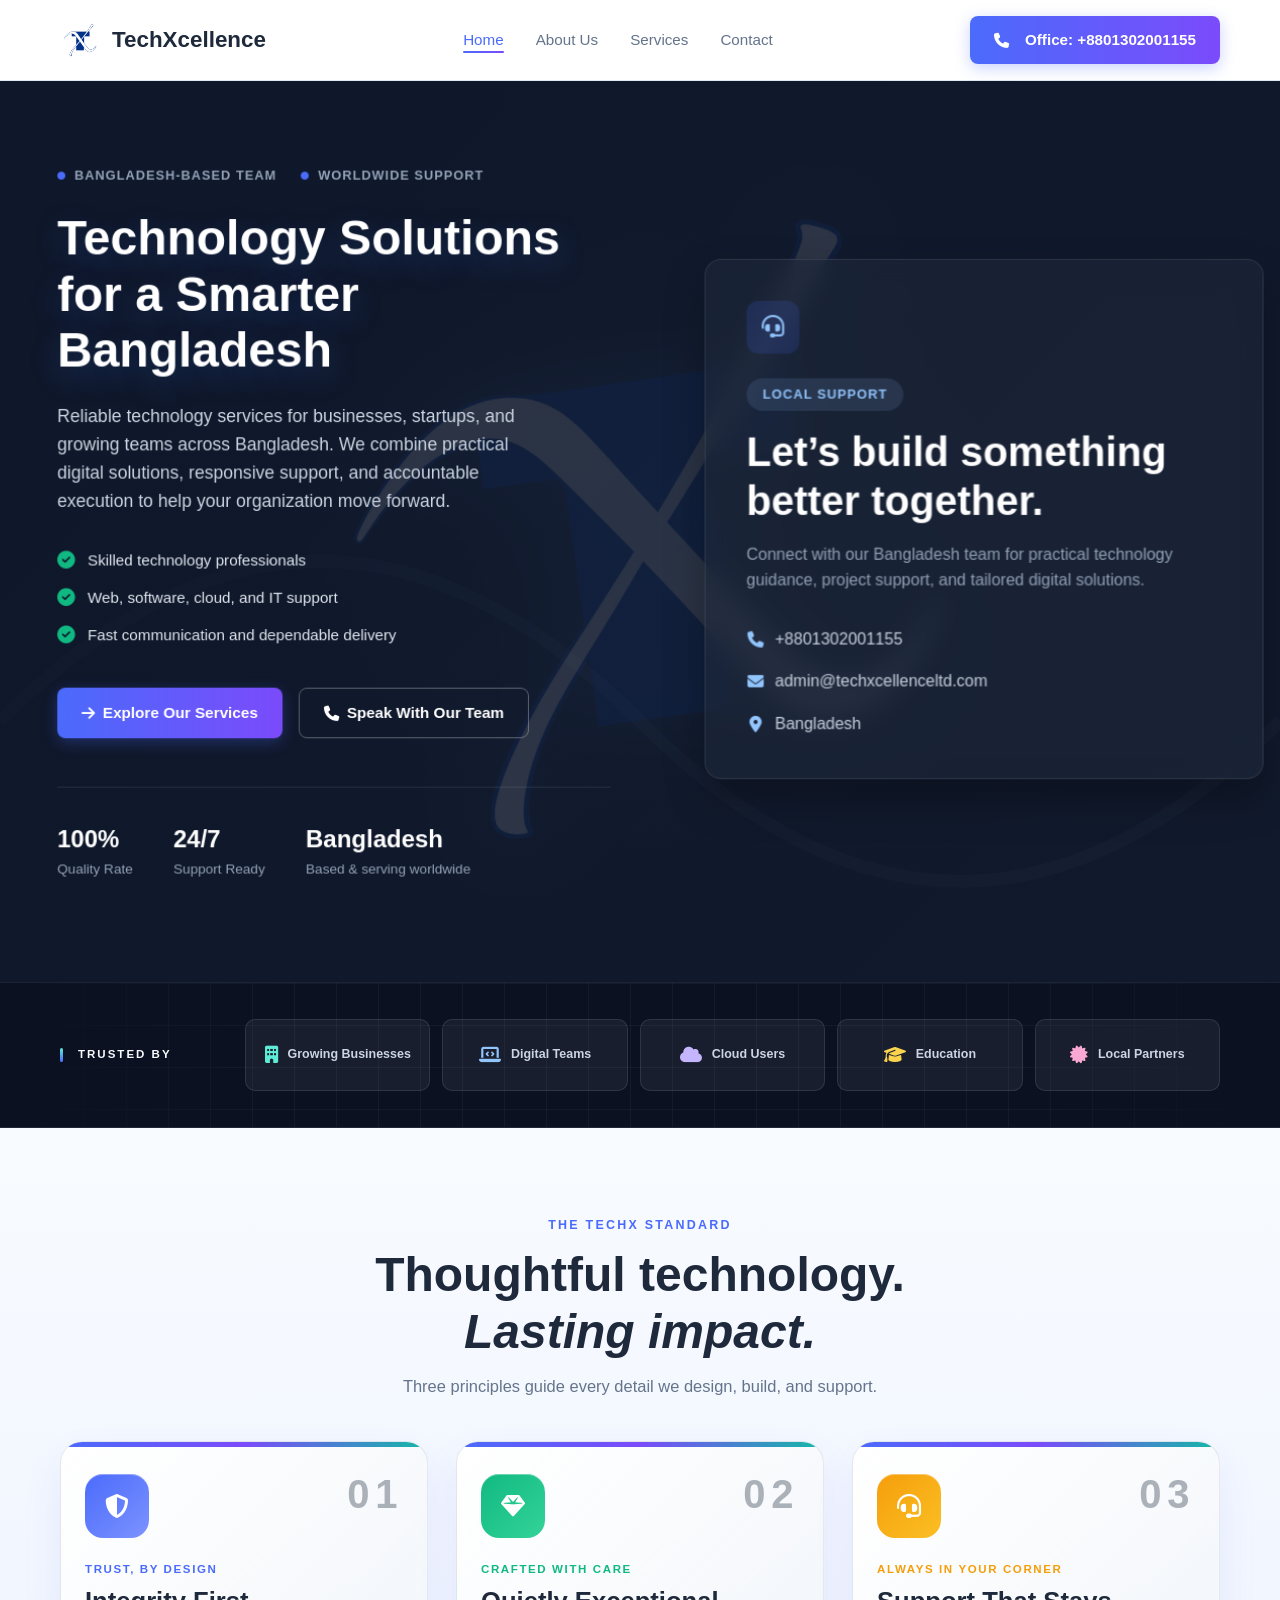
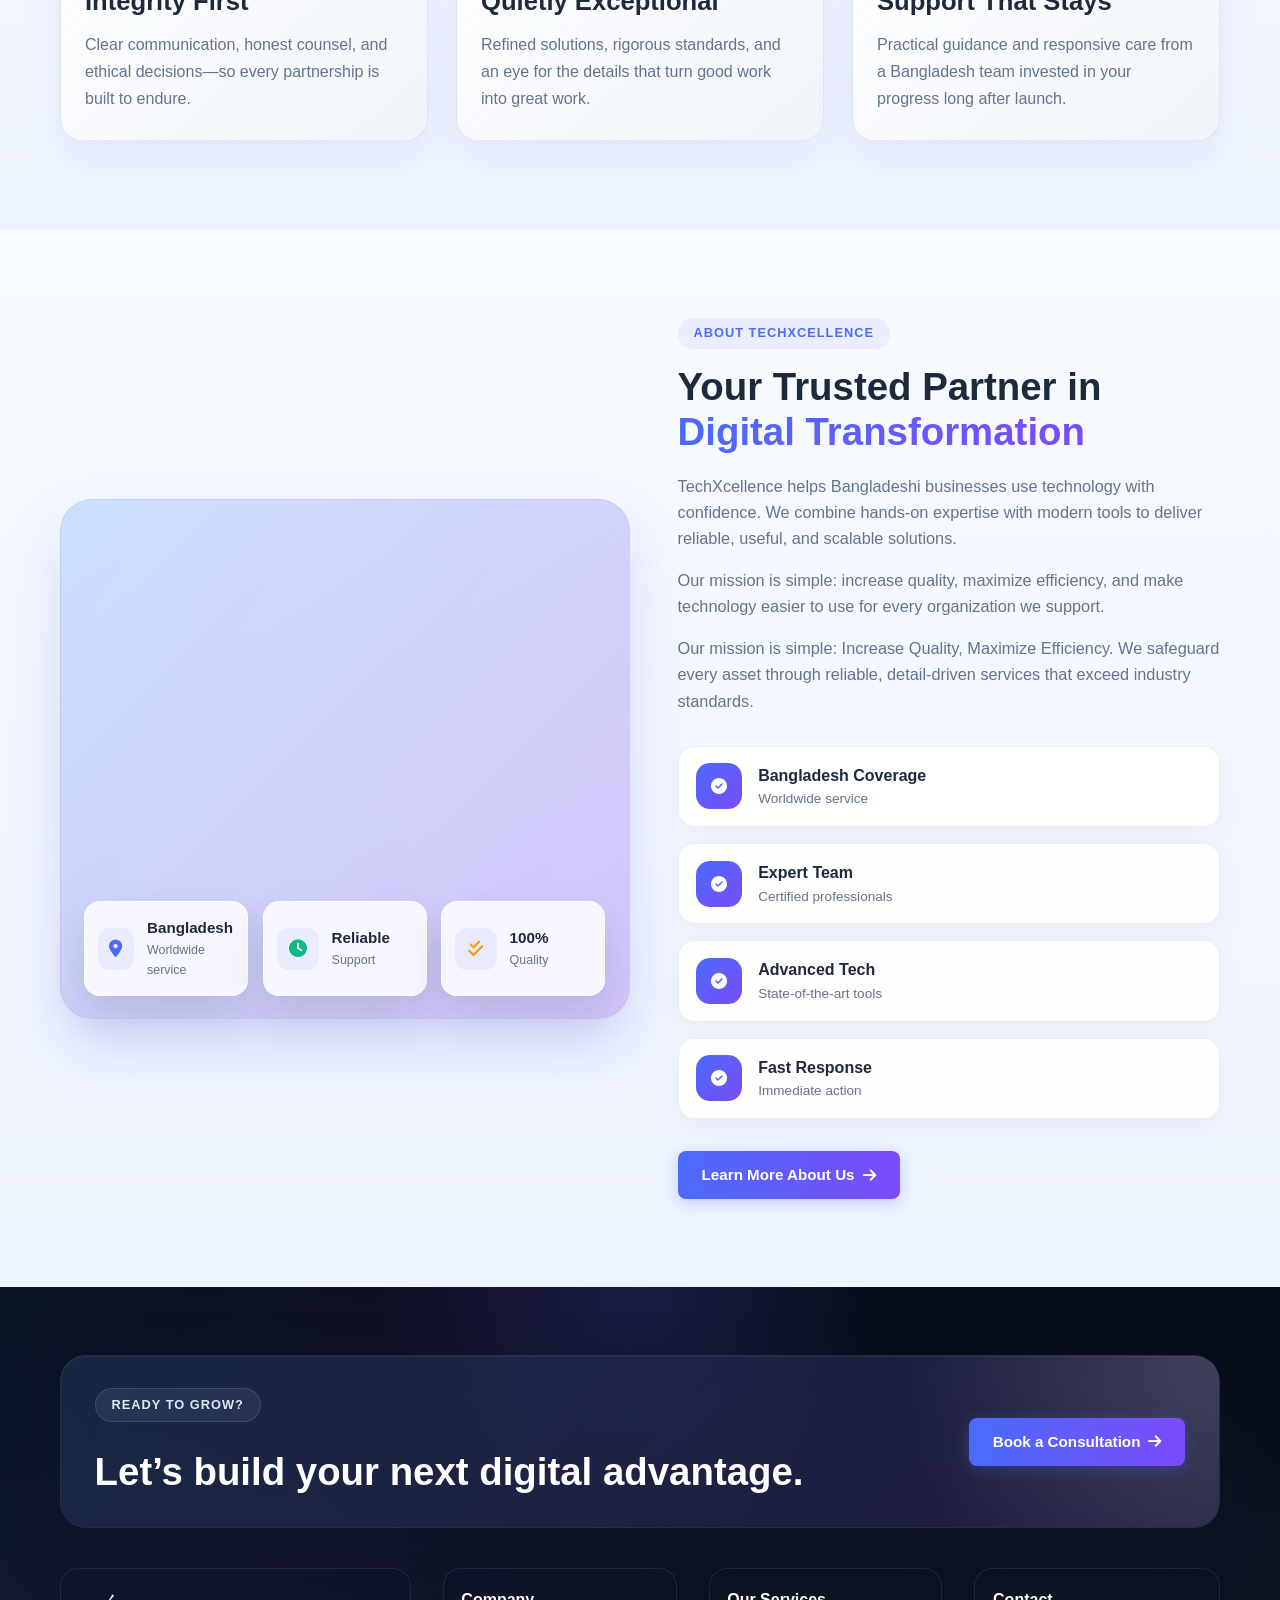
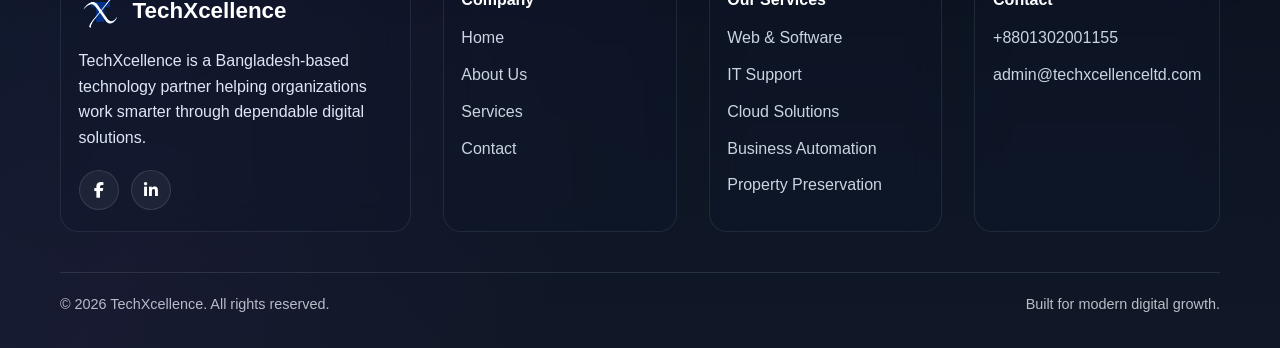
<file: index.html>
<!DOCTYPE html>
<html lang="en">
<head>
    <meta charset="UTF-8">
    <meta name="viewport" content="width=device-width, initial-scale=1.0">
    <title>TechXcellence ltd.</title>
    <link rel="icon" type="image/png" href="logo2.png">
    <link rel="stylesheet" href="style.css">
    <!-- Font Awesome for Icons -->
    <link rel="stylesheet" href="https://cdnjs.cloudflare.com/ajax/libs/font-awesome/6.4.0/css/all.min.css">
</head>
<body>

    <!-- Header -->
    <header>
        <div class="container nav-wrapper">
            <a href="index.html" class="logo-container">
                <img src="logo2.png" alt="">
                <span>TechXcellence</span>
            </a>
            <button class="mobile-menu-toggle" aria-label="Toggle navigation" aria-expanded="false">
                <span></span>
                <span></span>
                <span></span>
            </button>
            <nav>
                <ul>
                    <li><a href="#" class="active">Home</a></li>
                    <li><a href="about.html">About Us</a></li>
                    <li><a href="services.html">Services</a></li>
                    <li><a href="contact.html">Contact</a></li>
                </ul>
            </nav>
            <a href="#contact" class="btn btn-primary"><i class="fas fa-phone" style="margin-right: 8px;"></i> Office: +8801302001155</a>
        </div>
    </header>

    <!-- Hero Section -->
    <section class="hero">
        <div class="container hero-grid">
            <div class="hero-content">
                <div class="hero-badges">
                    <span><i class="fas fa-circle" style="font-size: 0.5rem;"></i> Bangladesh-Based Team</span>
                    <span><i class="fas fa-circle" style="font-size: 0.5rem;"></i> Worldwide Support</span>
                </div>
                <h1>Technology Solutions for a Smarter Bangladesh</h1>
                <p>Reliable technology services for businesses, startups, and growing teams across Bangladesh. We combine practical digital solutions, responsive support, and accountable execution to help your organization move forward.</p>
                
                <ul class="hero-features">
                    <li><i class="fas fa-check-circle"></i> Skilled technology professionals</li>
                    <li><i class="fas fa-check-circle"></i> Web, software, cloud, and IT support</li>
                    <li><i class="fas fa-check-circle"></i> Fast communication and dependable delivery</li>
                </ul>

                <div class="hero-buttons">
                    <a href="services.html" class="btn btn-primary"><i class="fas fa-arrow-right"></i> Explore Our Services</a>
                    <a href="contact.html#contact-form" class="btn btn-outline-light"><i class="fas fa-phone"></i> Speak With Our Team</a>
                </div>

                <div class="hero-stats">
                    <div class="stat-item">
                        <strong>100%</strong>
                        <span>Quality Rate</span>
                    </div>
                    <div class="stat-item">
                        <strong>24/7</strong>
                        <span>Support Ready</span>
                    </div>
                    <div class="stat-item">
                        <strong>Bangladesh</strong>
                        <span>Based & serving worldwide</span>
                    </div>
                </div>
            </div>

            <div class="hero-contact-card" id="contact">
                <div class="contact-card-icon"><i class="fas fa-headset"></i></div>
                <span class="section-tag">Local Support</span>
                <h2>Let’s build something better together.</h2>
                <p>Connect with our Bangladesh team for practical technology guidance, project support, and tailored digital solutions.</p>
                <div class="contact-details">
                    <a href="tel:+8801302001155"><i class="fas fa-phone"></i> +8801302001155</a>
                    <a href="mailto:admin@techxcellenceltd.com"><i class="fas fa-envelope"></i> admin@techxcellenceltd.com</a>
                    <span><i class="fas fa-location-dot"></i> Bangladesh</span>
                </div>
            </div>
        </div>
    </section>

    <!-- Trusted By -->
    <div class="trusted-by">
        <div class="container">
            <span class="trusted-title">Trusted By</span>
            <div class="trusted-logos">
                <span><i class="fas fa-building"></i> Growing Businesses</span>
                <span><i class="fas fa-laptop-code"></i> Digital Teams</span>
                <span><i class="fas fa-cloud"></i> Cloud Users</span>
                <span><i class="fas fa-graduation-cap"></i> Education</span>
                <span><i class="fas fa-certificate"></i> Local Partners</span>
            </div>
        </div>
    </div>

    <!-- Features Section -->
        <section class="features" aria-labelledby="values-title">
            <div class="container">
                <div class="section-heading" style="text-align:center; max-width:680px; margin:0 auto 42px;">
                    <span style="display:block; color:var(--primary-blue); font-size:.78rem; font-weight:700; letter-spacing:.18em; text-transform:uppercase; margin-bottom:10px;">The TechX standard</span>
                    <h2 id="values-title">Thoughtful technology. <em>Lasting impact.</em></h2>
                    <p>Three principles guide every detail we design, build, and support.</p>
                </div>
                <div class="features-grid">
                    <article class="feature-card" style="position:relative;">
                        <span style="position:absolute; top:20px; right:24px; opacity:.35; font-size:2.5rem; font-weight:800;">01</span>
                        <div class="feature-icon icon-blue"><i class="fas fa-shield-alt"></i></div>
                        <span style="display:block; margin:22px 0 8px; color:var(--primary-blue); font-size:.72rem; font-weight:700; letter-spacing:.14em; text-transform:uppercase;">Trust, by design</span>
                        <h3>Integrity First</h3>
                        <p>Clear communication, honest counsel, and ethical decisions—so every partnership is built to endure.</p>
                    </article>
                    <article class="feature-card" style="position:relative;">
                        <span style="position:absolute; top:20px; right:24px; opacity:.35; font-size:2.5rem; font-weight:800;">02</span>
                        <div class="feature-icon icon-green"><i class="fas fa-gem"></i></div>
                        <span style="display:block; margin:22px 0 8px; color:var(--success); font-size:.72rem; font-weight:700; letter-spacing:.14em; text-transform:uppercase;">Crafted with care</span>
                        <h3>Quietly Exceptional</h3>
                        <p>Refined solutions, rigorous standards, and an eye for the details that turn good work into great work.</p>
                    </article>
                    <article class="feature-card" style="position:relative;">
                        <span style="position:absolute; top:20px; right:24px; opacity:.35; font-size:2.5rem; font-weight:800;">03</span>
                        <div class="feature-icon icon-orange"><i class="fas fa-headset"></i></div>
                        <span style="display:block; margin:22px 0 8px; color:var(--warning); font-size:.72rem; font-weight:700; letter-spacing:.14em; text-transform:uppercase;">Always in your corner</span>
                        <h3>Support That Stays</h3>
                        <p>Practical guidance and responsive care from a Bangladesh team invested in your progress long after launch.</p>
                    </article>
                </div>
            </div>
        </section>

    <!-- About Section -->
    <section class="about">
        <div class="container about-grid">
            <div class="about-image-wrapper">
                <div class="about-image"></div>
                <div class="about-badge-container">
                    <div class="about-badge">
                        <i class="fas fa-map-marker-alt" style="color: var(--primary-blue);"></i>
                        <div>
                                    <strong>Bangladesh</strong>
                                    <span>Worldwide service</span>
                        </div>
                    </div>
                    <div class="about-badge">
                        <i class="fas fa-clock" style="color: var(--success);"></i>
                        <div>
                            <strong>Reliable</strong>
                            <span>Support</span>
                        </div>
                    </div>
                    <div class="about-badge">
                        <i class="fas fa-check-double" style="color: var(--warning);"></i>
                        <div>
                            <strong>100%</strong>
                            <span>Quality</span>
                        </div>
                    </div>
                </div>
            </div>
            <div class="about-content">
                <span class="section-tag">About TechXcellence</span>
                <h2>Your Trusted Partner in <span class="text-gradient">Digital Transformation</span></h2>
                    <p>TechXcellence helps Bangladeshi businesses use technology with confidence. We combine hands-on expertise with modern tools to deliver reliable, useful, and scalable solutions.</p>
                    <p>Our mission is simple: increase quality, maximize efficiency, and make technology easier to use for every organization we support.</p>
                <p>Our mission is simple: Increase Quality, Maximize Efficiency. We safeguard every asset through reliable, detail-driven services that exceed industry standards.</p>
                
                <ul class="about-list">
                    <li>
                        <i class="fas fa-check-circle"></i>
                        <div>
                                <strong>Bangladesh Coverage</strong>
                                <span>Worldwide service</span>
                        </div>
                    </li>
                    <li>
                        <i class="fas fa-check-circle"></i>
                        <div>
                            <strong>Expert Team</strong>
                            <span>Certified professionals</span>
                        </div>
                    </li>
                    <li>
                        <i class="fas fa-check-circle"></i>
                        <div>
                            <strong>Advanced Tech</strong>
                            <span>State-of-the-art tools</span>
                        </div>
                    </li>
                    <li>
                        <i class="fas fa-check-circle"></i>
                        <div>
                            <strong>Fast Response</strong>
                            <span>Immediate action</span>
                        </div>
                    </li>
                </ul>

                <div class="about-buttons">
                    <a href="about.html" class="btn btn-primary">Learn More About Us <i class="fas fa-arrow-right"></i></a>
                </div>
            </div>
        </div>
    </section>

    <!-- Footer -->
    <footer>
        <div class="container">
            <div class="footer-cta">
                <div>
                    <span class="section-tag">Ready to grow?</span>
                    <h3>Let’s build your next digital advantage.</h3>
                </div>
                <a href="contact.html#contact-form" class="btn btn-primary">Book a Consultation <i class="fas fa-arrow-right"></i></a>
            </div>

            <div class="footer-grid">
                <div class="footer-col footer-brand">
                    <div class="footer-logo">
                        <img src="logo2.png" alt="TechXcellence Logo">
                        <span>TechXcellence</span>
                    </div>
                    <p>TechXcellence is a Bangladesh-based technology partner helping organizations work smarter through dependable digital solutions.</p>
                    <div class="social-links">
                        <a href="https://www.facebook.com/profile.php?id=61594235931328" target="_blank" rel="noopener noreferrer" aria-label="TechXcellence on Facebook"><i class="fab fa-facebook-f"></i></a>
                        <a href="https://www.linkedin.com/company/techxcellence-ltd/posts/" target="_blank" rel="noopener noreferrer" aria-label="TechXcellence on LinkedIn"><i class="fab fa-linkedin-in"></i></a>
                    </div>
                </div>
                <div class="footer-col">
                    <h4>Company</h4>
                    <ul>
                        <li><a href="#">Home</a></li>
                        <li><a href="about.html">About Us</a></li>
                        <li><a href="services.html">Services</a></li>
                        <li><a href="contact.html">Contact</a></li>
                    </ul>
                </div>
                <div class="footer-col">
                    <h4>Our Services</h4>
                    <ul>
                        <li><a href="services.html#web-software">Web & Software</a></li>
                        <li><a href="services.html#it-support">IT Support</a></li>
                        <li><a href="services.html#cloud-solutions">Cloud Solutions</a></li>
                        <li><a href="services.html#business-automation">Business Automation</a></li>
                        <li><a href="services.html#property-preservation">Property Preservation</a></li>
                    </ul>
                </div>
                <div class="footer-col">
                    <h4>Contact</h4>
                    <ul>
                        <li><a href="tel:+8801302001155">+8801302001155</a></li>
                        <li><a href="mailto:admin@techxcellenceltd.com">admin@techxcellenceltd.com</a></li>
                    </ul>
                </div>
            </div>

            <div class="footer-bottom">
                <p>&copy; 2026 TechXcellence. All rights reserved.</p>
                <p>Built for modern digital growth.</p>
            </div>
        </div>
    </footer>

    <script src="script.js"></script>
</body>
</html>
</file>
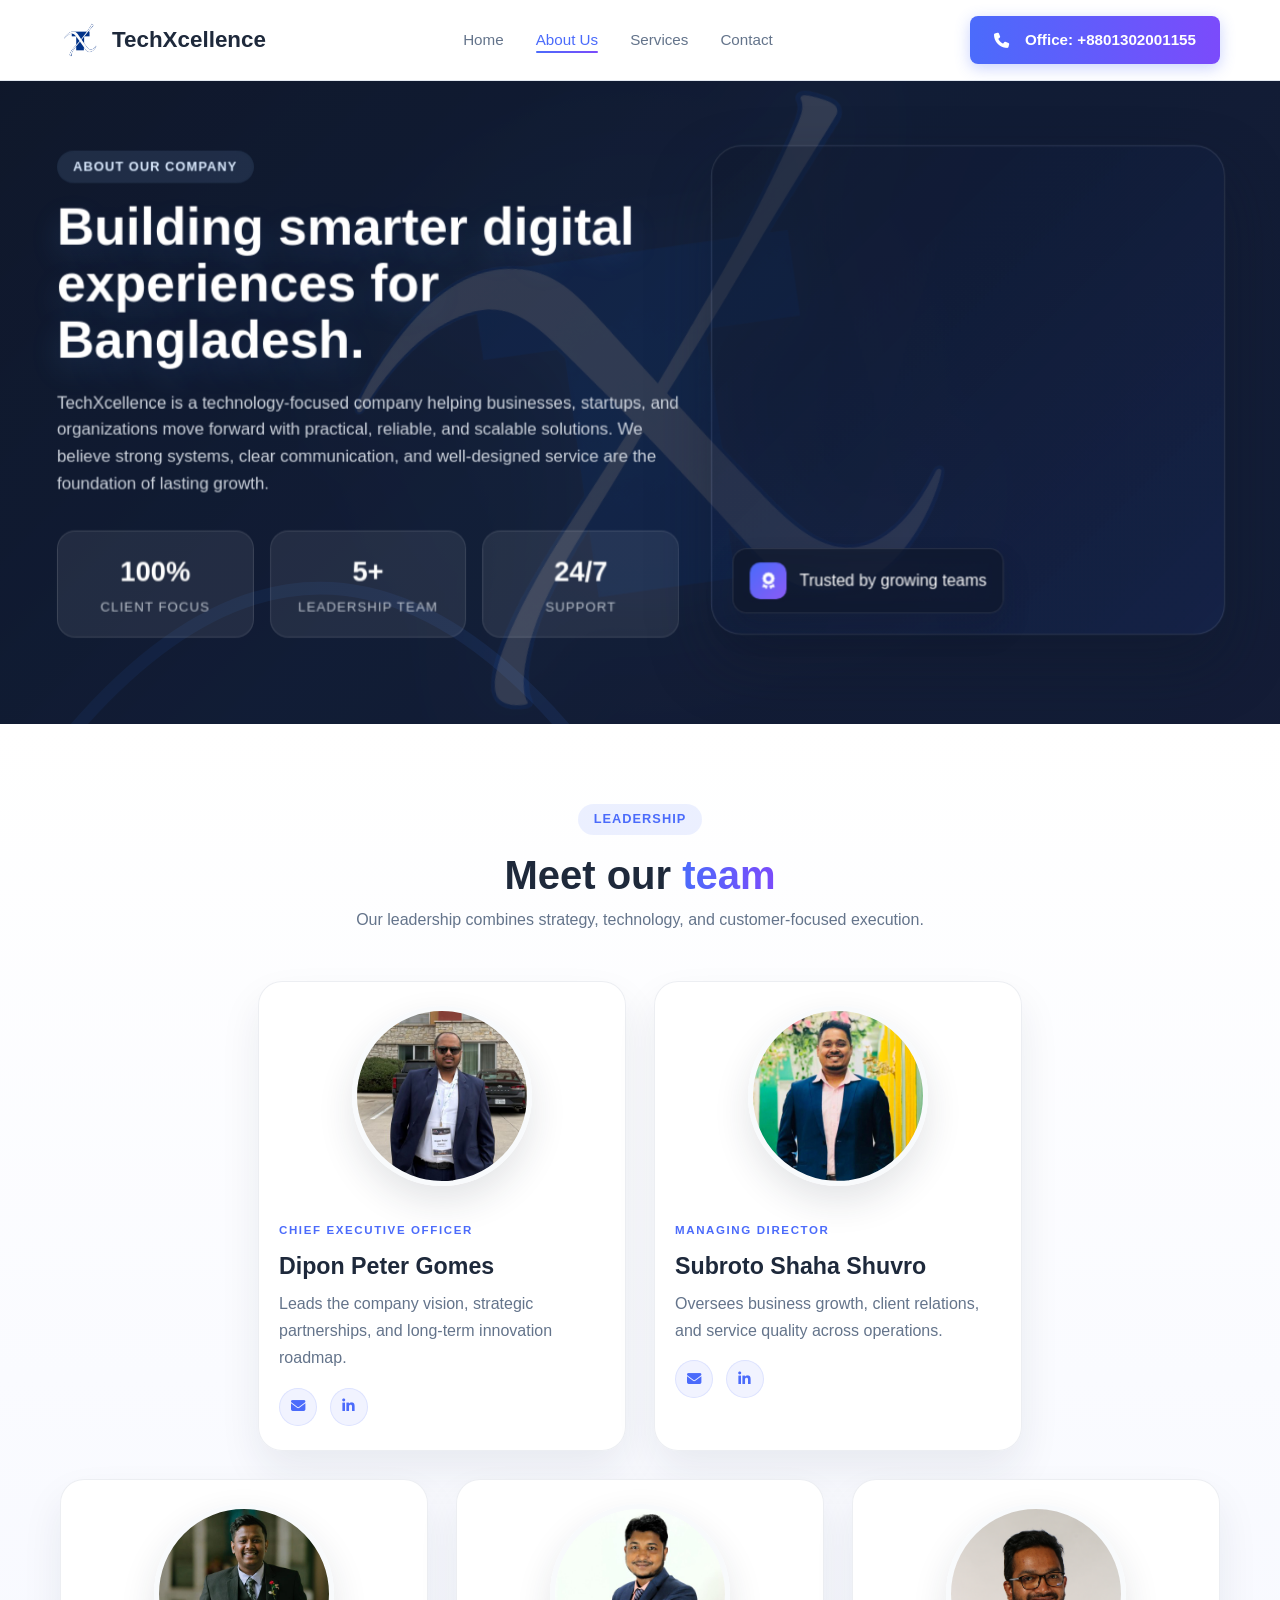
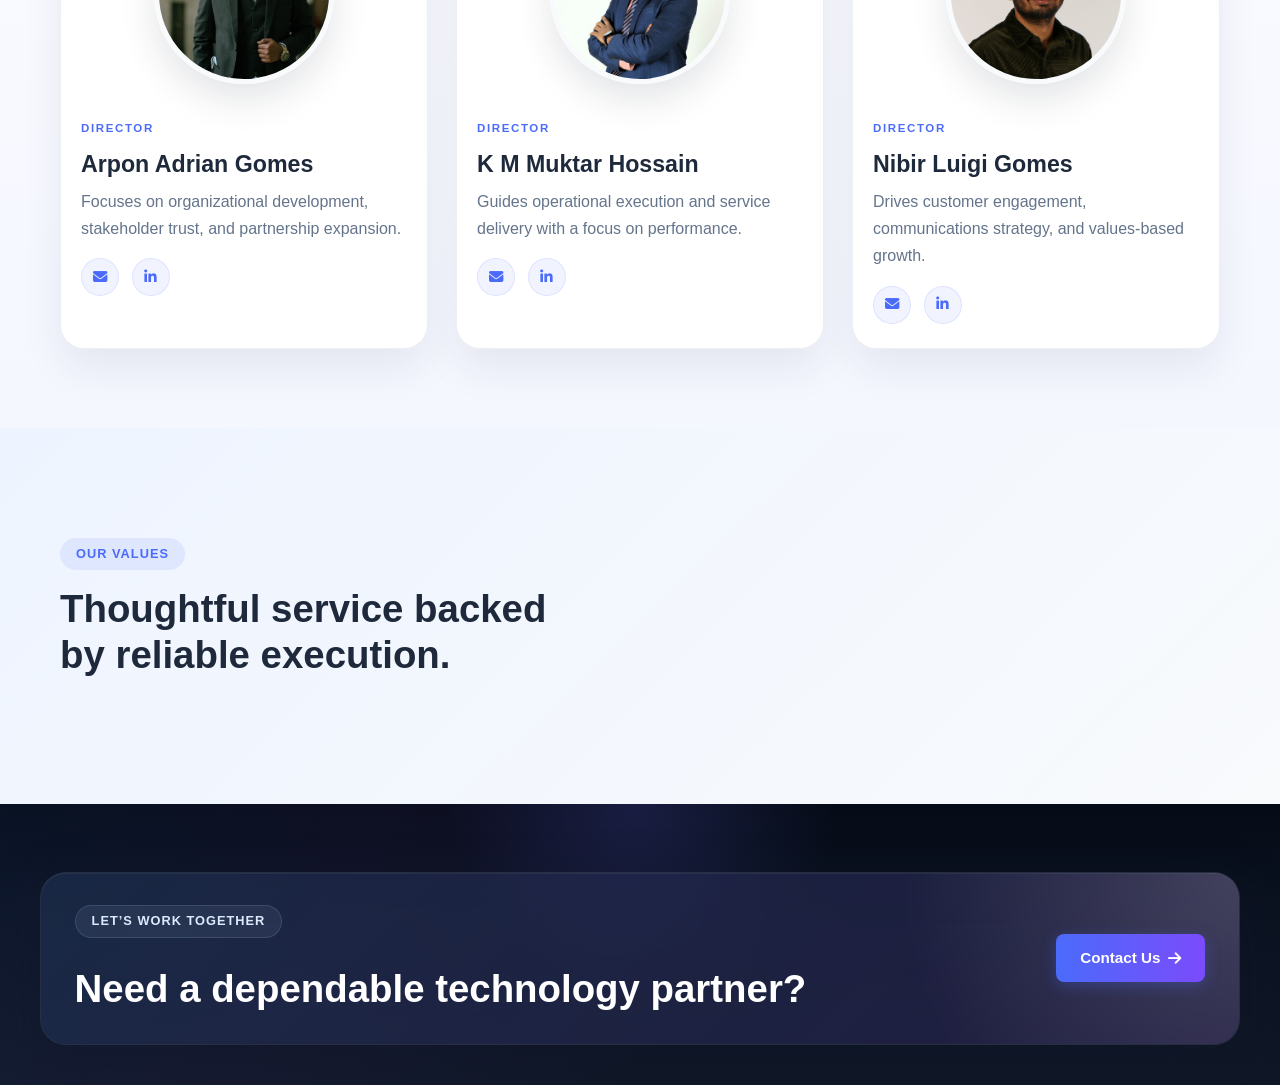
<file: about.html>
<!DOCTYPE html>
<html lang="en">
<head>
    <meta charset="UTF-8">
    <meta name="viewport" content="width=device-width, initial-scale=1.0">
    <title>About Us | TechXcellence</title>
    <link rel="icon" type="image/png" href="logo2.png">
    <link rel="stylesheet" href="style.css">
    <link rel="stylesheet" href="https://cdnjs.cloudflare.com/ajax/libs/font-awesome/6.4.0/css/all.min.css">
</head>
<body>
    <header>
        <div class="container nav-wrapper">
            <a href="index.html" class="logo-container">
                <img src="logo2.png" alt="">
                <span>TechXcellence</span>
            </a>
            <button class="mobile-menu-toggle" aria-label="Toggle navigation" aria-expanded="false">
                <span></span>
                <span></span>
                <span></span>
            </button>
            <nav>
                <ul>
                    <li><a href="index.html">Home</a></li>
                    <li><a href="about.html" class="active">About Us</a></li>
                    <li><a href="services.html">Services</a></li>
                    <li><a href="contact.html">Contact</a></li>
                </ul>
            </nav>
            <a href="index.html#contact" class="btn btn-primary"><i class="fas fa-phone" style="margin-right: 8px;"></i> Office: +8801302001155</a>
        </div>
    </header>

    <main>
        <section class="about-page-hero">
            <div class="container about-page-hero-grid">
                <div class="about-page-content">
                    <span class="section-tag">About Our Company</span>
                    <h1>Building smarter digital experiences for Bangladesh.</h1>
                    <p>TechXcellence is a technology-focused company helping businesses, startups, and organizations move forward with practical, reliable, and scalable solutions. We believe strong systems, clear communication, and well-designed service are the foundation of lasting growth.</p>
                    <div class="about-page-stats">
                        <div>
                            <strong>100%</strong>
                            <span>Client Focus</span>
                        </div>
                        <div>
                            <strong>5+</strong>
                            <span>Leadership Team</span>
                        </div>
                        <div>
                            <strong>24/7</strong>
                            <span>Support</span>
                        </div>
                    </div>
                </div>
                <div class="about-page-image">
                    <div class="image-badge">
                        <i class="fas fa-award"></i>
                        <span>Trusted by growing teams</span>
                    </div>
                </div>
            </div>
        </section>

        <section class="about-leadership">
            <div class="container">
                <div class="section-title">
                    <span class="section-tag">Leadership</span>
                    <h2>Meet our <span class="text-gradient">team</span></h2>
                    <p>Our leadership combines strategy, technology, and customer-focused execution.</p>
                </div>

                <div class="leadership-grid">
                    <article class="leader-card leader-featured">
                        <div class="leader-photo leader-ceo"></div>
                        <div class="leader-info">
                            <span class="leader-role">Chief Executive Officer</span>
                            <h3>Dipon Peter Gomes</h3>
                            <p>Leads the company vision, strategic partnerships, and long-term innovation roadmap.</p>
                            <div class="leader-socials">
                                <a href="mailto:dipongomes16@yahoo.com" aria-label="Email Dipon Peter Gomes"><i class="fas fa-envelope"></i></a>
                                <a href="https://www.linkedin.com/in/dipon-peter-gomes-081aa0108/?lipi=urn%3Ali%3Apage%3Ad_flagship3_profile_view_base_contact_details%3B9ED2DviOTB%2B2etK%2BoVlTUA%3D%3D" target="_blank" rel="noopener noreferrer" aria-label="LinkedIn profile of Dipon Peter Gomes"><i class="fab fa-linkedin-in"></i></a>
                            </div>
                        </div>
                    </article>

                    <article class="leader-card">
                        <div class="leader-photo leader-director-1"></div>
                        <div class="leader-info">
                            <span class="leader-role">Managing Director</span>
                            <h3>Subroto Shaha Shuvro</h3>
                            <p>Oversees business growth, client relations, and service quality across operations.</p>
                            <div class="leader-socials">
                                <a href="mailto:subrotosahashuvro@gmail.com" aria-label="Email Subroto Shaha Shuvro"><i class="fas fa-envelope"></i></a>
                                <a href="https://www.linkedin.com/in/subroto-shaha-shuvro" target="_blank" rel="noopener noreferrer" aria-label="LinkedIn profile of Subroto Shaha Shuvro"><i class="fab fa-linkedin-in"></i></a>
                            </div>
                        </div>
                    </article>

                    <article class="leader-card">
                        <div class="leader-photo leader-director-2"></div>
                        <div class="leader-info">
                            <span class="leader-role">Director</span>
                            <h3>Arpon Adrian Gomes</h3>
                            <p>Focuses on organizational development, stakeholder trust, and partnership expansion.</p>
                            <div class="leader-socials">
                                <a href="mailto:gomesadrian2001@gmail.com" aria-label="Email Arpon Adrian Gomes"><i class="fas fa-envelope"></i></a>
                                <a href="https://www.linkedin.com/in/arpon-adrian-gomes-a25ba828a/?lipi=urn%3Ali%3Apage%3Ad_flagship3_profile_view_base_contact_details%3BNZj2va3WTMayrKKQ%2BfWtGQ%3D%3D" target="_blank" rel="noopener noreferrer" aria-label="LinkedIn profile of Arpon Adrian Gomes"><i class="fab fa-linkedin-in"></i></a>
                            </div>
                        </div>
                    </article>

                    <article class="leader-card">
                        <div class="leader-photo leader-director-3"></div>
                        <div class="leader-info">
                            <span class="leader-role">Director</span>
                            <h3>K M Muktar Hossain</h3>
                            <p>Guides operational execution and service delivery with a focus on performance.</p>
                            <div class="leader-socials">
                                <a href="mailto:muktar@techxcellence.com" aria-label="Email K M Muktar Hossain"><i class="fas fa-envelope"></i></a>
                                <a href="https://www.linkedin.com/in/k-m-muktar-hossain-b3aa7b29b/?lipi=urn%3Ali%3Apage%3Ad_flagship3_profile_view_base_contact_details%3BNLo%2FXVOuQT2rcy93Er%2Bwqw%3D%3D" target="_blank" rel="noopener noreferrer" aria-label="LinkedIn profile of K M Muktar Hossain"><i class="fab fa-linkedin-in"></i></a>
                            </div>
                        </div>
                    </article>

                    <article class="leader-card">
                        <div class="leader-photo leader-director-4"></div>
                        <div class="leader-info">
                            <span class="leader-role">Director</span>
                            <h3>Nibir Luigi Gomes</h3>
                            <p>Drives customer engagement, communications strategy, and values-based growth.</p>
                            <div class="leader-socials">
                                <a href="mailto:nibirgomeswork@gmail.com" aria-label="Email Nibir Luigi Gomes"><i class="fas fa-envelope"></i></a>
                                <a href="https://www.linkedin.com/in/nibirluigigomes/?lipi=urn%3Ali%3Apage%3Ad_flagship3_profile_view_base_contact_details%3Bxt5LInKIQoGQlOJWxkwlkg%3D%3D" target="_blank" rel="noopener noreferrer" aria-label="LinkedIn profile of Nibir Luigi Gomes"><i class="fab fa-linkedin-in"></i></a>
                            </div>
                        </div>
                    </article>

                </div>
            </div>
        </section>

        <section class="about-values">
            <div class="container about-values-grid">
                <div>
                    <span class="section-tag">Our Values</span>
                    <h2>Thoughtful service backed by reliable execution.</h2>
                </div>
                <div class="value-list">
                    <div class="value-item">
                        <i class="fas fa-check-circle"></i>
                        <p>Integrity in every project and every customer interaction.</p>
                    </div>
                    <div class="value-item">
                        <i class="fas fa-check-circle"></i>
                        <p>Practical solutions designed for real business needs.</p>
                    </div>
                    <div class="value-item">
                        <i class="fas fa-check-circle"></i>
                        <p>Responsive support that continues after launch and beyond.</p>
                    </div>
                </div>
            </div>
        </section>
    </main>

    <footer>
        <div class="container footer-cta">
            <div>
                <span class="section-tag">Let’s work together</span>
                <h3>Need a dependable technology partner?</h3>
            </div>
            <a href="contact.html" class="btn btn-primary">Contact Us <i class="fas fa-arrow-right"></i></a>
        </div>
    </footer>
    <script src="script.js"></script>
</body>
</html>
</file>
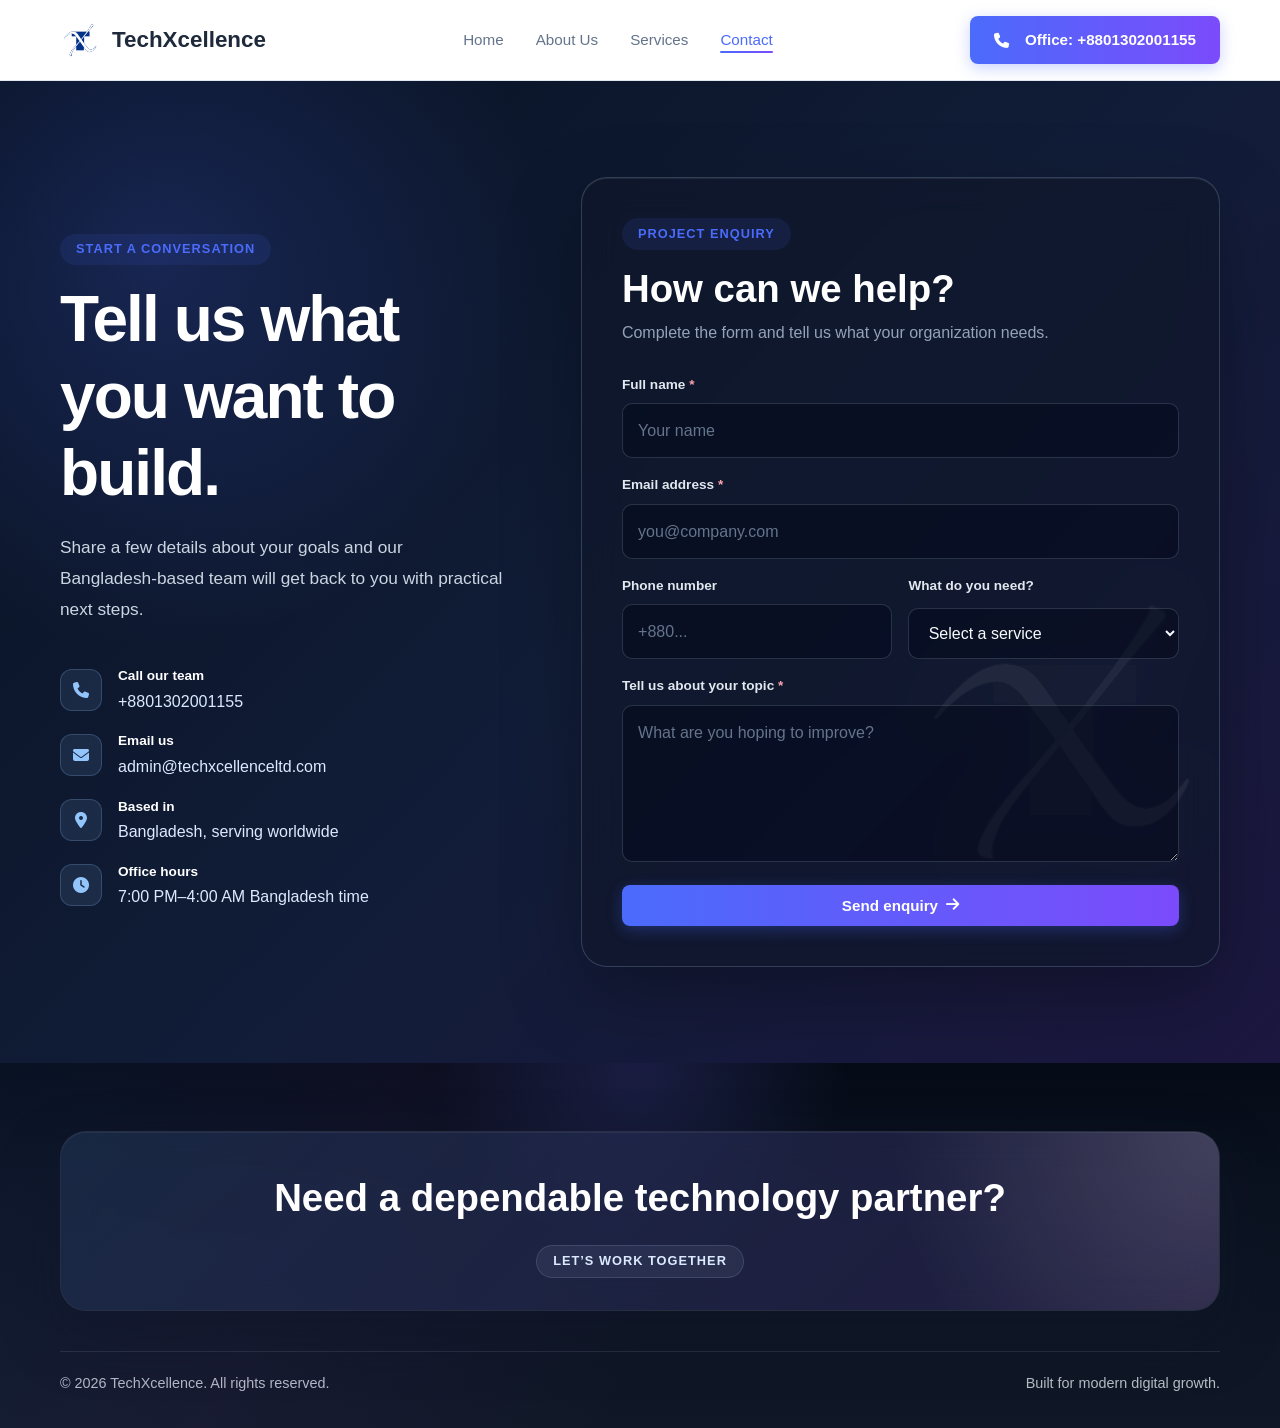
<file: contact.html>
<!DOCTYPE html>
<html lang="en">
<head>
    <meta charset="UTF-8">
    <meta name="viewport" content="width=device-width, initial-scale=1.0">
    <title>Contact Us | TechXcellence</title>
    <link rel="icon" type="image/png" href="logo2.png">
    <link rel="stylesheet" href="style.css">
    <link rel="stylesheet" href="https://cdnjs.cloudflare.com/ajax/libs/font-awesome/6.4.0/css/all.min.css">
</head>
<body>
    <header>
        <div class="container nav-wrapper">
            <a href="index.html" class="logo-container">
                <img src="logo2.png" alt="">
                <span>TechXcellence</span>
            </a>
            <button class="mobile-menu-toggle" aria-label="Toggle navigation" aria-expanded="false">
                <span></span>
                <span></span>
                <span></span>
            </button>
            <nav>
                <ul>
                    <li><a href="index.html">Home</a></li>
                    <li><a href="about.html">About Us</a></li>
                    <li><a href="services.html">Services</a></li>
                    <li><a href="contact.html" class="active">Contact</a></li>
                </ul>
            </nav>
            <a href="contact.html" class="btn btn-primary"><i class="fas fa-phone" style="margin-right: 8px;"></i> Office: +8801302001155</a>
        </div>
    </header>

    <main>
        <section class="contact-page-hero">
            <div class="container contact-page-hero-grid">
                <div class="contact-page-intro">
                    <span class="section-tag">Start a conversation</span>
                    <h1>Tell us what you want to build.</h1>
                    <p>Share a few details about your goals and our Bangladesh-based team will get back to you with practical next steps.</p>
                    <div class="contact-page-details">
                        <a href="tel:+8801302001155"><i class="fas fa-phone"></i><span><strong>Call our team</strong>+8801302001155</span></a>
                        <a href="mailto:admin@techxcellenceltd.com"><i class="fas fa-envelope"></i><span><strong>Email us</strong>admin@techxcellenceltd.com</span></a>
                        <div><i class="fas fa-location-dot"></i><span><strong>Based in</strong>Bangladesh, serving worldwide</span></div>
                        <div><i class="fas fa-clock"></i><span><strong>Office hours</strong>7:00 PM–4:00 AM Bangladesh time</span></div>
                    </div>
                </div>

                <div class="contact-form-card">
                    <div class="contact-form-heading">
                        <span class="section-tag">Project enquiry</span>
                        <h2>How can we help?</h2>
                        <p>Complete the form and tell us what your organization needs.</p>
                    </div>
                    <form id="contact-form" class="contact-form" action="https://api.web3forms.com/submit" method="POST">
                        <input type="hidden" name="access_key" value="4bc72fc3-5a6e-4457-8b3c-c2501ea0e41f">
                        <div class="form-row">
                            <label for="full-name">Full name <span>*</span></label>
                            <input id="full-name" name="name" type="text" placeholder="Your name" autocomplete="name" required>
                        </div>
                        <div class="form-row">
                            <label for="email">Email address <span>*</span></label>
                            <input id="email" name="email" type="email" placeholder="you@company.com" autocomplete="email" required>
                        </div>
                        <div class="form-row form-row-half">
                            <div>
                                <label for="phone">Phone number</label>
                                <input id="phone" name="phone" type="tel" placeholder="+880..." autocomplete="tel">
                            </div>
                            <div>
                                <label for="service">What do you need?</label>
                                <select id="service" name="service">
                                    <option value="">Select a service</option>
                                    <option>Web & software</option>
                                    <option>IT support</option>
                                    <option>Cloud solutions</option>
                                    <option>Business automation</option>
                                    <option>Something else</option>
                                </select>
                            </div>
                        </div>
                        <div class="form-row">
                            <label for="message">Tell us about your topic <span>*</span></label>
                            <textarea id="message" name="message" rows="5" placeholder="What are you hoping to improve?" required></textarea>
                        </div>
                        <button type="submit" class="btn btn-primary">Send enquiry <i class="fas fa-arrow-right"></i></button>
                    </form>
                </div>
            </div>
        </section>
    </main>

    <footer>
        <div class="container">
            <div class="footer-cta contact-footer-cta">
                <div>
                    <h3>Need a dependable technology partner?</h3>
                    <span class="section-tag">Let’s work together</span>
                </div>
            </div>
            <div class="footer-bottom">
                <p>&copy; 2026 TechXcellence. All rights reserved.</p>
                <p>Built for modern digital growth.</p>
            </div>
        </div>
    </footer>
    <script src="script.js"></script>
</body>
</html>
</file>
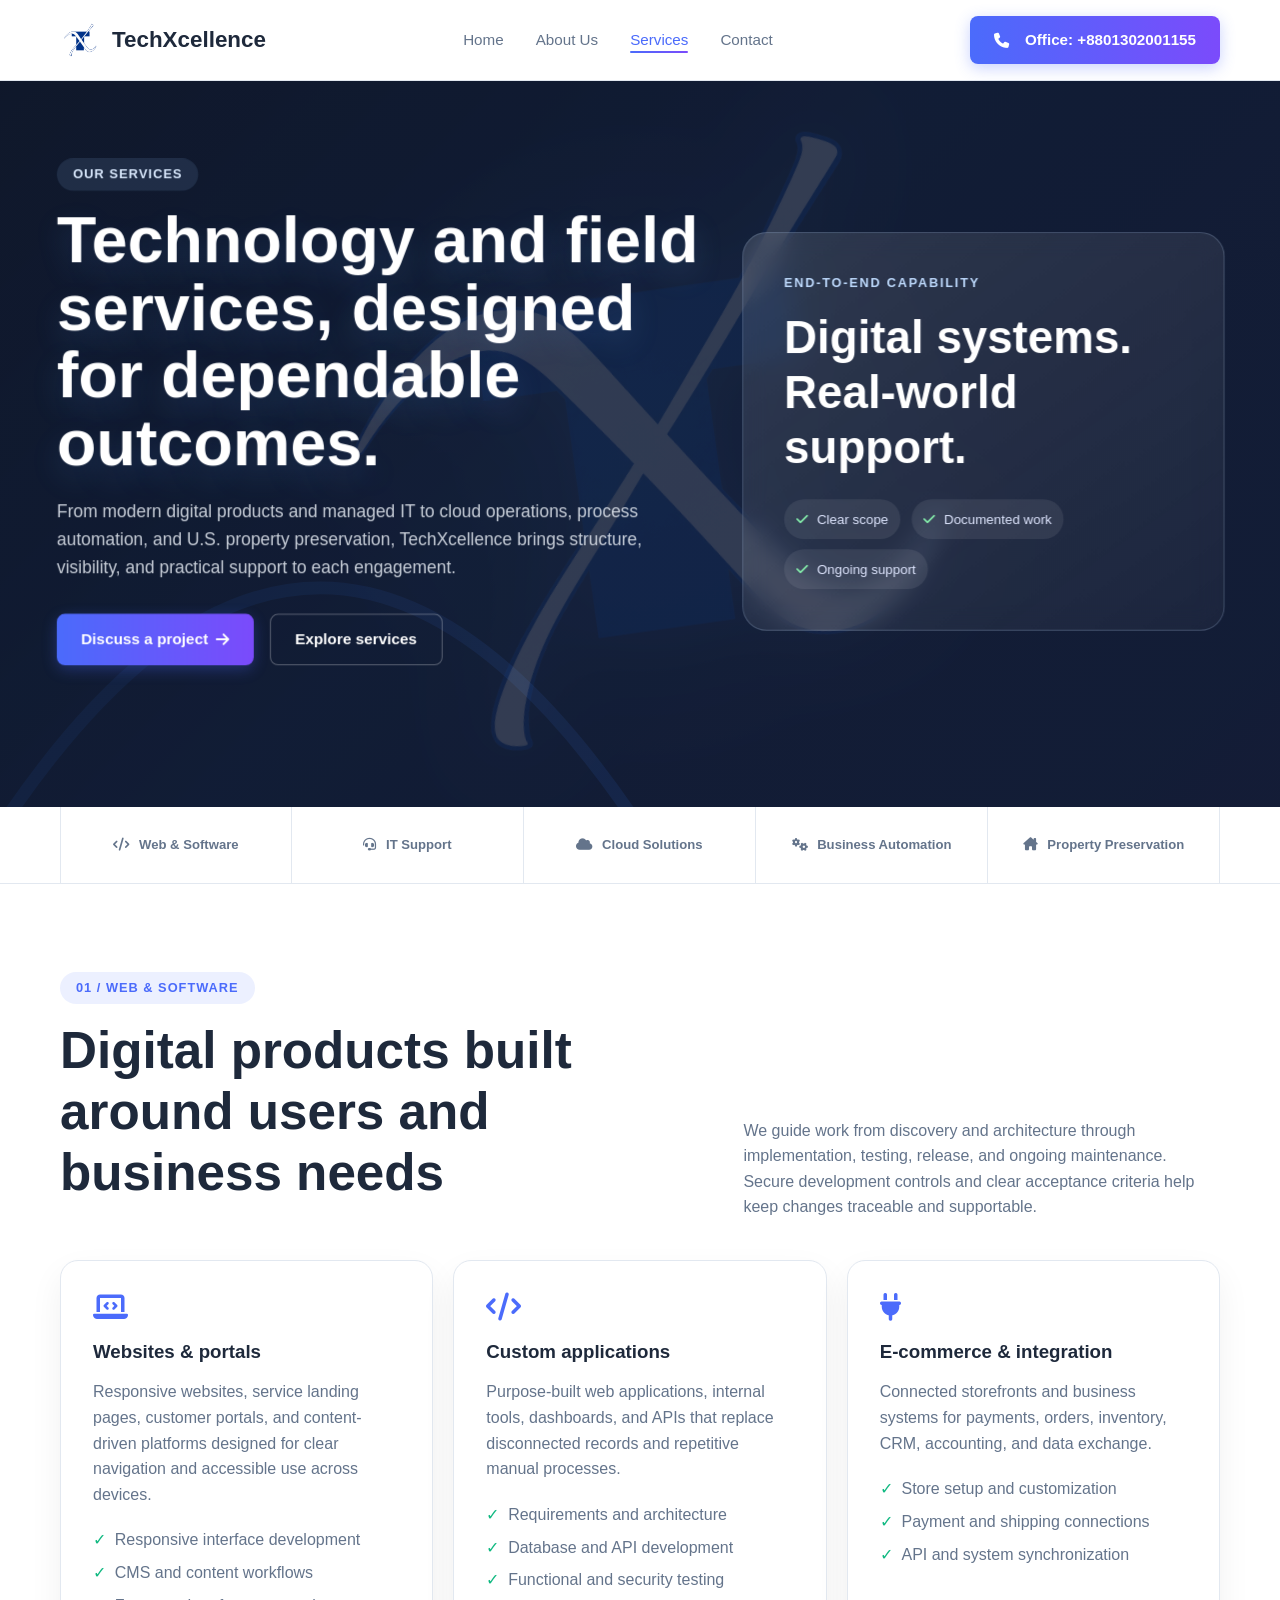
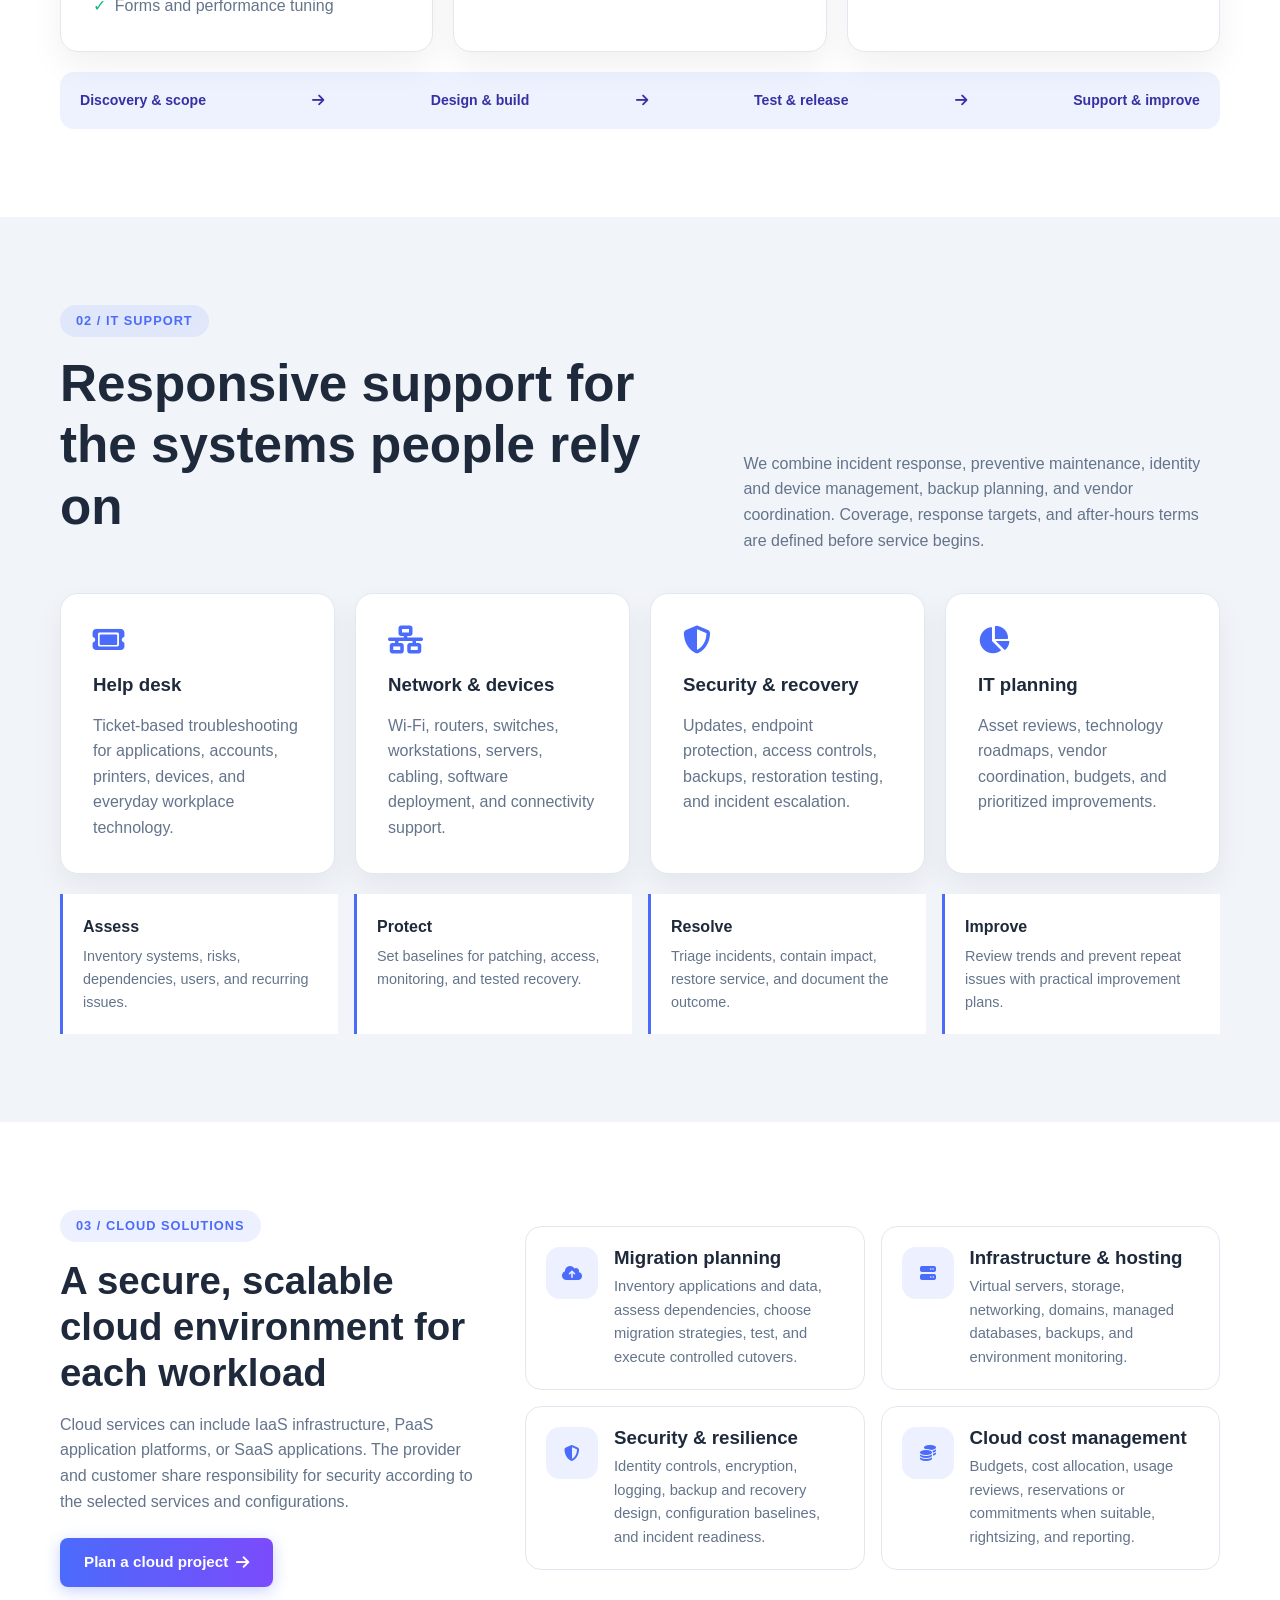
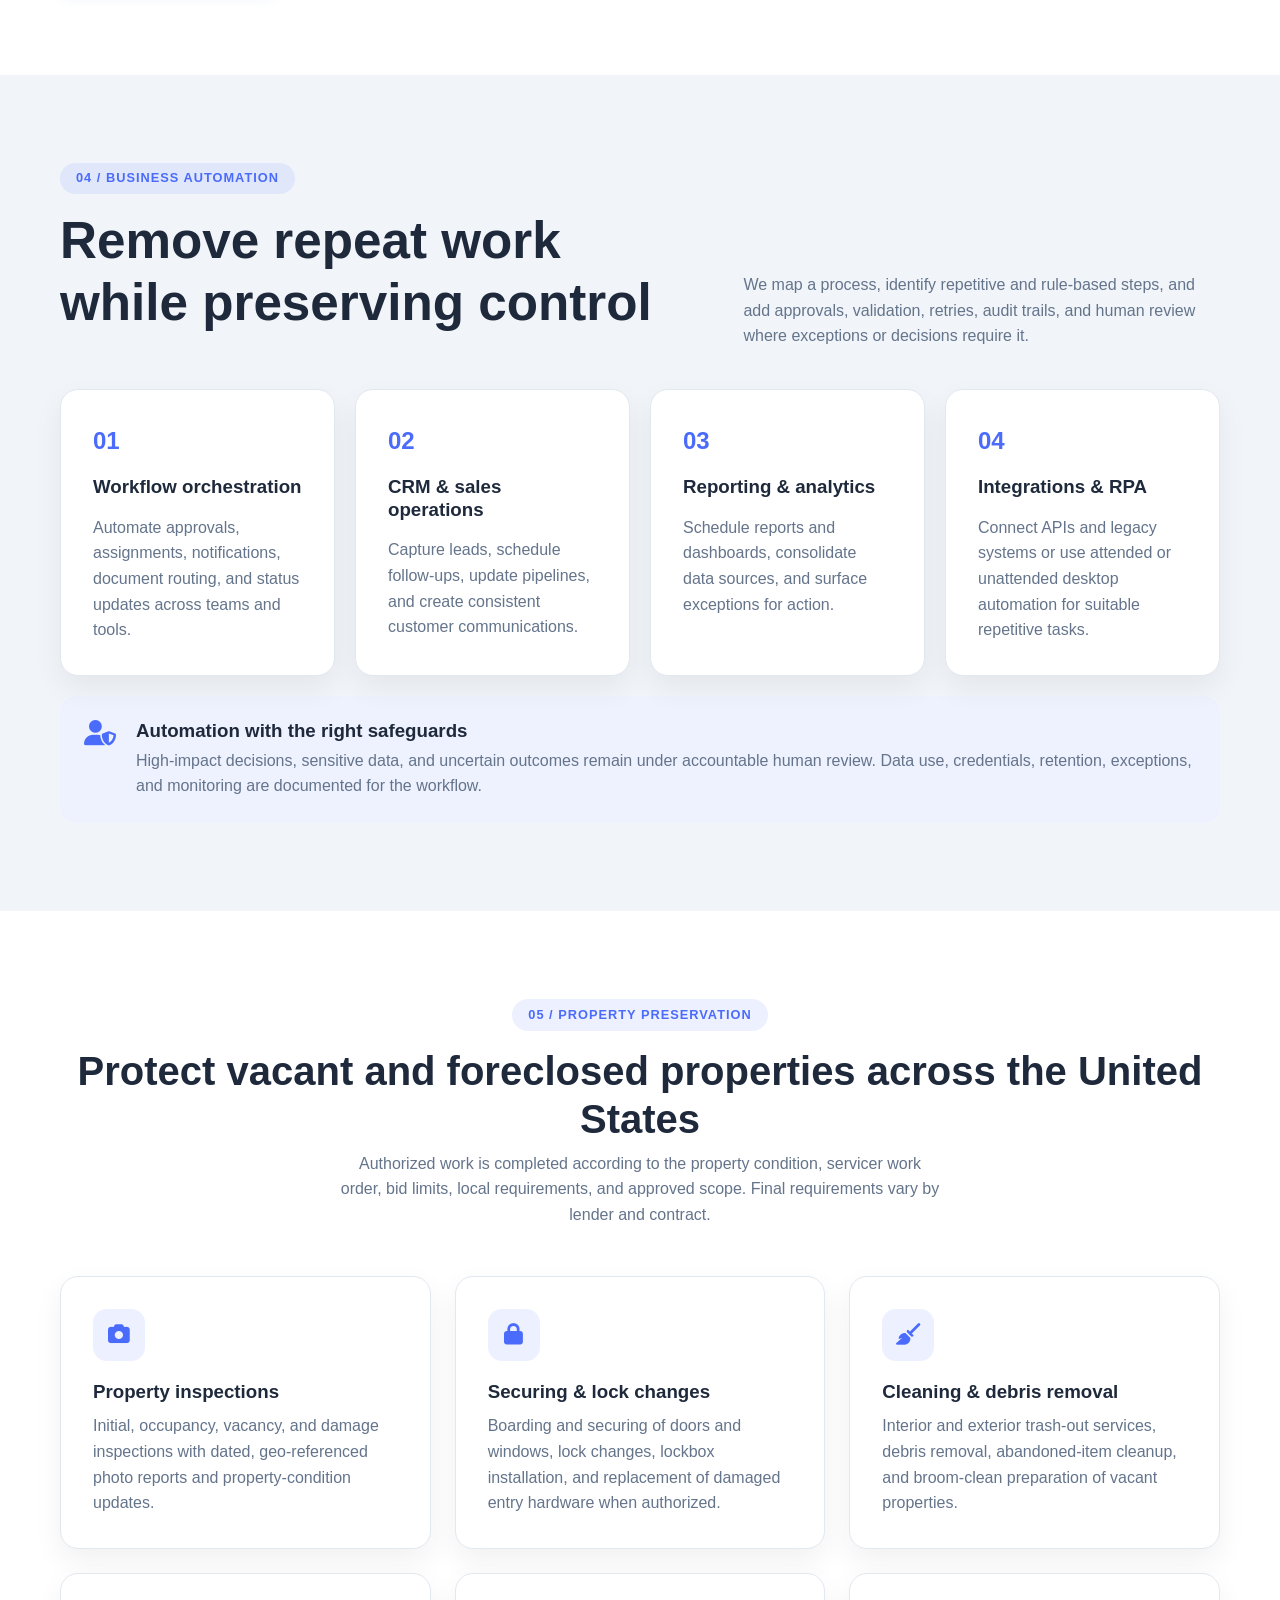
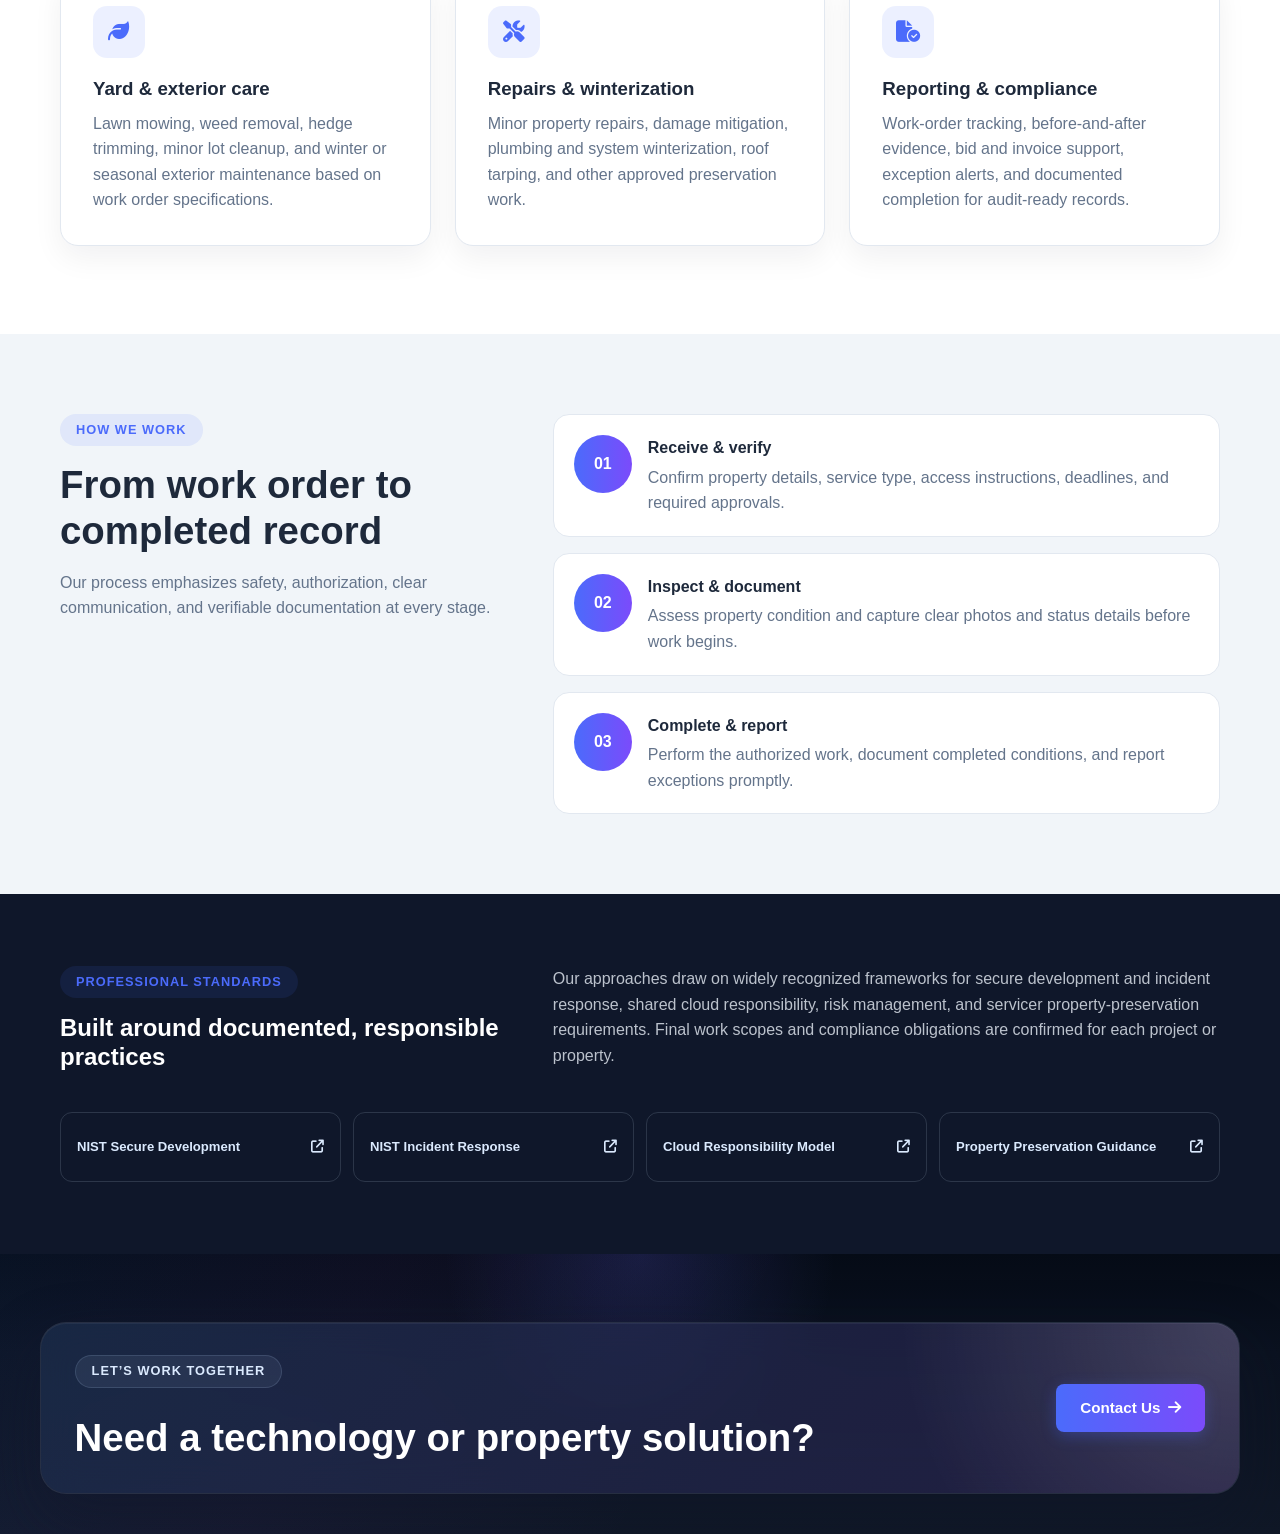
<file: services.html>
<!DOCTYPE html>
<html lang="en">
<head>
    <meta charset="UTF-8">
    <meta name="viewport" content="width=device-width, initial-scale=1.0">
    <meta name="description" content="Explore TechXcellence web development, IT support, cloud solutions, business automation, and U.S. property preservation services.">
    <title>Technology & Property Services | TechXcellence</title>
    <link rel="icon" type="image/png" href="logo2.png">
    <link rel="stylesheet" href="style.css">
    <link rel="stylesheet" href="https://cdnjs.cloudflare.com/ajax/libs/font-awesome/6.4.0/css/all.min.css">
</head>
<body>
    <header>
        <div class="container nav-wrapper">
            <a href="index.html" class="logo-container">
                <img src="logo2.png" alt="">
                <span>TechXcellence</span>
            </a>
            <button class="mobile-menu-toggle" aria-label="Toggle navigation" aria-expanded="false">
                <span></span>
                <span></span>
                <span></span>
            </button>
            <nav>
                <ul>
                    <li><a href="index.html">Home</a></li>
                    <li><a href="about.html">About Us</a></li>
                    <li><a href="services.html" class="active">Services</a></li>
                    <li><a href="contact.html">Contact</a></li>
                </ul>
            </nav>
            <a href="contact.html" class="btn btn-primary"><i class="fas fa-phone" style="margin-right: 8px;"></i> Office: +8801302001155</a>
        </div>
    </header>

    <main>
        <section class="about-page-hero services-hero">
            <div class="container about-page-hero-grid services-hero-grid">
                <div class="about-page-content services-hero-copy">
                    <span class="section-tag">Our Services</span>
                    <h1>Technology and field services, designed for dependable outcomes.</h1>
                    <p>From modern digital products and managed IT to cloud operations, process automation, and U.S. property preservation, TechXcellence brings structure, visibility, and practical support to each engagement.</p>
                    <div class="hero-buttons">
                        <a href="contact.html" class="btn btn-primary">Discuss a project <i class="fas fa-arrow-right"></i></a>
                        <a href="#service-directory" class="btn btn-outline-light">Explore services</a>
                    </div>
                </div>
                <div class="services-hero-panel">
                    <span>End-to-end capability</span>
                    <h2>Digital systems.<br>Real-world support.</h2>
                    <div class="services-hero-tags">
                        <span><i class="fas fa-check"></i> Clear scope</span>
                        <span><i class="fas fa-check"></i> Documented work</span>
                        <span><i class="fas fa-check"></i> Ongoing support</span>
                    </div>
                </div>
            </div>
        </section>

        <nav class="service-directory" id="service-directory" aria-label="Service directory">
            <div class="container service-directory-grid">
                <a href="#web-software"><i class="fas fa-code"></i><span>Web & Software</span></a>
                <a href="#it-support"><i class="fas fa-headset"></i><span>IT Support</span></a>
                <a href="#cloud-solutions"><i class="fas fa-cloud"></i><span>Cloud Solutions</span></a>
                <a href="#business-automation"><i class="fas fa-gears"></i><span>Business Automation</span></a>
                <a href="#property-preservation"><i class="fas fa-house-chimney"></i><span>Property Preservation</span></a>
            </div>
        </nav>

        <section class="service-detail-section" id="web-software">
            <div class="container">
                <div class="service-detail-heading">
                    <div>
                        <span class="section-tag">01 / Web & Software</span>
                        <h2>Digital products built around users and business needs</h2>
                    </div>
                    <p>We guide work from discovery and architecture through implementation, testing, release, and ongoing maintenance. Secure development controls and clear acceptance criteria help keep changes traceable and supportable.</p>
                </div>
                <div class="service-offering-grid">
                    <article>
                        <i class="fas fa-laptop-code"></i>
                        <h3>Websites & portals</h3>
                        <p>Responsive websites, service landing pages, customer portals, and content-driven platforms designed for clear navigation and accessible use across devices.</p>
                        <ul><li>Responsive interface development</li><li>CMS and content workflows</li><li>Forms and performance tuning</li></ul>
                    </article>
                    <article>
                        <i class="fas fa-code"></i>
                        <h3>Custom applications</h3>
                        <p>Purpose-built web applications, internal tools, dashboards, and APIs that replace disconnected records and repetitive manual processes.</p>
                        <ul><li>Requirements and architecture</li><li>Database and API development</li><li>Functional and security testing</li></ul>
                    </article>
                    <article>
                        <i class="fas fa-plug"></i>
                        <h3>E-commerce & integration</h3>
                        <p>Connected storefronts and business systems for payments, orders, inventory, CRM, accounting, and data exchange.</p>
                        <ul><li>Store setup and customization</li><li>Payment and shipping connections</li><li>API and system synchronization</li></ul>
                    </article>
                </div>
                <div class="delivery-strip">
                    <span>Discovery & scope</span><i class="fas fa-arrow-right"></i><span>Design & build</span><i class="fas fa-arrow-right"></i><span>Test & release</span><i class="fas fa-arrow-right"></i><span>Support & improve</span>
                </div>
            </div>
        </section>

        <section class="service-detail-section service-detail-alt" id="it-support">
            <div class="container">
                <div class="service-detail-heading">
                    <div>
                        <span class="section-tag">02 / IT Support</span>
                        <h2>Responsive support for the systems people rely on</h2>
                    </div>
                    <p>We combine incident response, preventive maintenance, identity and device management, backup planning, and vendor coordination. Coverage, response targets, and after-hours terms are defined before service begins.</p>
                </div>
                <div class="support-detail-grid">
                    <article><i class="fas fa-ticket"></i><h3>Help desk</h3><p>Ticket-based troubleshooting for applications, accounts, printers, devices, and everyday workplace technology.</p></article>
                    <article><i class="fas fa-network-wired"></i><h3>Network & devices</h3><p>Wi-Fi, routers, switches, workstations, servers, cabling, software deployment, and connectivity support.</p></article>
                    <article><i class="fas fa-shield-halved"></i><h3>Security & recovery</h3><p>Updates, endpoint protection, access controls, backups, restoration testing, and incident escalation.</p></article>
                    <article><i class="fas fa-chart-pie"></i><h3>IT planning</h3><p>Asset reviews, technology roadmaps, vendor coordination, budgets, and prioritized improvements.</p></article>
                </div>
                <div class="it-outcomes">
                    <div><strong>Assess</strong><p>Inventory systems, risks, dependencies, users, and recurring issues.</p></div>
                    <div><strong>Protect</strong><p>Set baselines for patching, access, monitoring, and tested recovery.</p></div>
                    <div><strong>Resolve</strong><p>Triage incidents, contain impact, restore service, and document the outcome.</p></div>
                    <div><strong>Improve</strong><p>Review trends and prevent repeat issues with practical improvement plans.</p></div>
                </div>
            </div>
        </section>

        <section class="service-detail-section" id="cloud-solutions">
            <div class="container cloud-services-grid">
                <div class="cloud-services-copy">
                    <span class="section-tag">03 / Cloud Solutions</span>
                    <h2>A secure, scalable cloud environment for each workload</h2>
                    <p>Cloud services can include IaaS infrastructure, PaaS application platforms, or SaaS applications. The provider and customer share responsibility for security according to the selected services and configurations.</p>
                    <a href="contact.html" class="btn btn-primary">Plan a cloud project <i class="fas fa-arrow-right"></i></a>
                </div>
                <div class="cloud-services-list">
                    <article><span><i class="fas fa-cloud-arrow-up"></i></span><div><h3>Migration planning</h3><p>Inventory applications and data, assess dependencies, choose migration strategies, test, and execute controlled cutovers.</p></div></article>
                    <article><span><i class="fas fa-server"></i></span><div><h3>Infrastructure & hosting</h3><p>Virtual servers, storage, networking, domains, managed databases, backups, and environment monitoring.</p></div></article>
                    <article><span><i class="fas fa-shield-halved"></i></span><div><h3>Security & resilience</h3><p>Identity controls, encryption, logging, backup and recovery design, configuration baselines, and incident readiness.</p></div></article>
                    <article><span><i class="fas fa-coins"></i></span><div><h3>Cloud cost management</h3><p>Budgets, cost allocation, usage reviews, reservations or commitments when suitable, rightsizing, and reporting.</p></div></article>
                </div>
            </div>
        </section>

        <section class="service-detail-section service-detail-alt" id="business-automation">
            <div class="container">
                <div class="service-detail-heading">
                    <div>
                        <span class="section-tag">04 / Business Automation</span>
                        <h2>Remove repeat work while preserving control</h2>
                    </div>
                    <p>We map a process, identify repetitive and rule-based steps, and add approvals, validation, retries, audit trails, and human review where exceptions or decisions require it.</p>
                </div>
                <div class="automation-grid">
                    <article><span>01</span><h3>Workflow orchestration</h3><p>Automate approvals, assignments, notifications, document routing, and status updates across teams and tools.</p></article>
                    <article><span>02</span><h3>CRM & sales operations</h3><p>Capture leads, schedule follow-ups, update pipelines, and create consistent customer communications.</p></article>
                    <article><span>03</span><h3>Reporting & analytics</h3><p>Schedule reports and dashboards, consolidate data sources, and surface exceptions for action.</p></article>
                    <article><span>04</span><h3>Integrations & RPA</h3><p>Connect APIs and legacy systems or use attended or unattended desktop automation for suitable repetitive tasks.</p></article>
                </div>
                <div class="automation-safety">
                    <i class="fas fa-user-shield"></i>
                    <div><h3>Automation with the right safeguards</h3><p>High-impact decisions, sensitive data, and uncertain outcomes remain under accountable human review. Data use, credentials, retention, exceptions, and monitoring are documented for the workflow.</p></div>
                </div>
            </div>
        </section>

        <section class="service-detail-section" id="property-preservation">
            <div class="container">
                <div class="section-title">
                    <span class="section-tag">05 / Property Preservation</span>
                    <h2>Protect vacant and foreclosed properties across the United States</h2>
                    <p>Authorized work is completed according to the property condition, servicer work order, bid limits, local requirements, and approved scope. Final requirements vary by lender and contract.</p>
                </div>

                <div class="preservation-services-grid">
                    <article class="preservation-service-card">
                        <div class="preservation-service-icon"><i class="fas fa-camera"></i></div>
                        <h3>Property inspections</h3>
                        <p>Initial, occupancy, vacancy, and damage inspections with dated, geo-referenced photo reports and property-condition updates.</p>
                    </article>
                    <article class="preservation-service-card">
                        <div class="preservation-service-icon"><i class="fas fa-lock"></i></div>
                        <h3>Securing & lock changes</h3>
                        <p>Boarding and securing of doors and windows, lock changes, lockbox installation, and replacement of damaged entry hardware when authorized.</p>
                    </article>
                    <article class="preservation-service-card">
                        <div class="preservation-service-icon"><i class="fas fa-broom"></i></div>
                        <h3>Cleaning & debris removal</h3>
                        <p>Interior and exterior trash-out services, debris removal, abandoned-item cleanup, and broom-clean preparation of vacant properties.</p>
                    </article>
                    <article class="preservation-service-card">
                        <div class="preservation-service-icon"><i class="fas fa-leaf"></i></div>
                        <h3>Yard & exterior care</h3>
                        <p>Lawn mowing, weed removal, hedge trimming, minor lot cleanup, and winter or seasonal exterior maintenance based on work order specifications.</p>
                    </article>
                    <article class="preservation-service-card">
                        <div class="preservation-service-icon"><i class="fas fa-screwdriver-wrench"></i></div>
                        <h3>Repairs & winterization</h3>
                        <p>Minor property repairs, damage mitigation, plumbing and system winterization, roof tarping, and other approved preservation work.</p>
                    </article>
                    <article class="preservation-service-card">
                        <div class="preservation-service-icon"><i class="fas fa-file-circle-check"></i></div>
                        <h3>Reporting & compliance</h3>
                        <p>Work-order tracking, before-and-after evidence, bid and invoice support, exception alerts, and documented completion for audit-ready records.</p>
                    </article>
                </div>
            </div>
        </section>

        <section class="preservation-process">
            <div class="container preservation-process-grid">
                <div>
                    <span class="section-tag">How we work</span>
                    <h2>From work order to completed record</h2>
                    <p>Our process emphasizes safety, authorization, clear communication, and verifiable documentation at every stage.</p>
                </div>
                <ol class="preservation-process-list">
                    <li>
                        <span>01</span>
                        <div><strong>Receive & verify</strong><p>Confirm property details, service type, access instructions, deadlines, and required approvals.</p></div>
                    </li>
                    <li>
                        <span>02</span>
                        <div><strong>Inspect & document</strong><p>Assess property condition and capture clear photos and status details before work begins.</p></div>
                    </li>
                    <li>
                        <span>03</span>
                        <div><strong>Complete & report</strong><p>Perform the authorized work, document completed conditions, and report exceptions promptly.</p></div>
                    </li>
                </ol>
            </div>
        </section>

        <section class="standards-section">
            <div class="container standards-grid">
                <div>
                    <span class="section-tag">Professional standards</span>
                    <h2>Built around documented, responsible practices</h2>
                </div>
                <p>Our approaches draw on widely recognized frameworks for secure development and incident response, shared cloud responsibility, risk management, and servicer property-preservation requirements. Final work scopes and compliance obligations are confirmed for each project or property.</p>
                <div class="standards-links">
                    <a href="https://csrc.nist.gov/pubs/sp/800/218/final" target="_blank" rel="noopener noreferrer">NIST Secure Development <i class="fas fa-arrow-up-right-from-square"></i></a>
                    <a href="https://csrc.nist.gov/pubs/sp/800/61/r3/final" target="_blank" rel="noopener noreferrer">NIST Incident Response <i class="fas fa-arrow-up-right-from-square"></i></a>
                    <a href="https://aws.amazon.com/compliance/shared-responsibility-model/" target="_blank" rel="noopener noreferrer">Cloud Responsibility Model <i class="fas fa-arrow-up-right-from-square"></i></a>
                    <a href="https://singlefamily.fanniemae.com/servicing/pre-foreclosure-property-preservation" target="_blank" rel="noopener noreferrer">Property Preservation Guidance <i class="fas fa-arrow-up-right-from-square"></i></a>
                </div>
            </div>
        </section>
    </main>

    <footer>
        <div class="container footer-cta">
            <div>
                <span class="section-tag">Let’s work together</span>
                <h3>Need a technology or property solution?</h3>
            </div>
            <a href="contact.html" class="btn btn-primary">Contact Us <i class="fas fa-arrow-right"></i></a>
        </div>
    </footer>
    <script src="script.js"></script>
</body>
</html>
</file>
<file: style.css>
/* =========================================
   CSS Variables & Global Reset
   ========================================= */
:root {
    --primary-blue: #4b6bfb;
    --primary-purple: #7b4bfb;
    --gradient: linear-gradient(to right, var(--primary-blue), var(--primary-purple));
    --dark-bg: #0f172a;
    --darker-bg: #0b1121;
    --text-dark: #1e293b;
    --text-gray: #64748b;
    --text-light: #f8fafc;
    --bg-light: #f1f5f9;
    --border-color: #e2e8f0;
    --success: #10b981;
    --warning: #f59e0b;
    --danger: #ef4444;
}

* {
    margin: 0;
    padding: 0;
    box-sizing: border-box;
    font-family: 'Segoe UI', Tahoma, Geneva, Verdana, sans-serif;
}

html {
    scroll-behavior: smooth;
}

body {
    color: var(--text-dark);
    line-height: 1.6;
    background-color: #ffffff;
    overflow-x: hidden;
}

a {
    text-decoration: none;
    color: inherit;
    transition: all 0.3s ease;
}

ul {
    list-style: none;
}

img {
    max-width: 100%;
    display: block;
}

.container {
    max-width: 1200px;
    margin: 0 auto;
    padding: 0 20px;
}

/* Typography Helpers */
h1, h2, h3, h4 {
    color: var(--text-dark);
    margin-bottom: 1rem;
    line-height: 1.2;
}

.text-gradient {
    background: var(--gradient);
    -webkit-background-clip: text;
    -webkit-text-fill-color: transparent;
    background-clip: text;
    color: transparent;
}

.section-tag {
    display: inline-block;
    background: rgba(75, 107, 251, 0.1);
    color: var(--primary-blue);
    padding: 0.35rem 1rem;
    border-radius: 20px;
    font-size: 0.8rem;
    font-weight: 700;
    text-transform: uppercase;
    letter-spacing: 1px;
    margin-bottom: 1rem;
}

.section-title {
    text-align: center;
    margin-bottom: 3rem;
}

.section-title h2 {
    font-size: 2.5rem;
    margin-bottom: 0.5rem;
}

.section-title p {
    color: var(--text-gray);
    max-width: 600px;
    margin: 0 auto;
}

/* Buttons */
.btn {
    display: inline-flex;
    align-items: center;
    justify-content: center;
    gap: 8px;
    padding: 0.75rem 1.5rem;
    border-radius: 8px;
    font-weight: 600;
    cursor: pointer;
    transition: all 0.3s ease;
    border: none;
    font-size: 0.95rem;
}

.btn-primary {
    background: var(--gradient);
    color: white;
    box-shadow: 0 4px 15px rgba(75, 107, 251, 0.3);
}

.btn-primary:hover {
    opacity: 0.95;
    transform: translateY(-4px) scale(1.02);
    box-shadow: 0 12px 28px rgba(75, 107, 251, 0.45);
}

.btn-outline-light {
    background: transparent;
    border: 1px solid rgba(255,255,255,0.3);
    color: white;
}

.btn-outline-light:hover {
    border-color: white;
    background: rgba(255,255,255,0.1);
}

.btn-outline-dark {
    background: transparent;
    border: 1px solid var(--border-color);
    color: var(--text-dark);
}

.btn-outline-dark:hover {
    border-color: var(--primary-blue);
    color: var(--primary-blue);
}

.w-100 {
    width: 100%;
}

/* =========================================
   Header & Navigation
   ========================================= */
header {
    background: rgba(255, 255, 255, 0.9);
    backdrop-filter: blur(12px);
    border-bottom: 1px solid var(--border-color);
    position: sticky;
    top: 0;
    z-index: 1000;
    padding: 1rem 0;
    transition: box-shadow 0.3s ease, background 0.3s ease;
}

header.scrolled {
    box-shadow: 0 8px 30px rgba(30, 41, 59, 0.08);
    background: rgba(255, 255, 255, 0.98);
}

.nav-wrapper {
    display: flex;
    justify-content: space-between;
    align-items: center;
    position: relative;
}

.logo-container {
    display: flex;
    align-items: center;
    gap: 12px;
    font-size: 1.4rem;
    font-weight: 700;
    color: var(--text-dark);
}

.logo-container img {
    height: 40px;
    width: auto;
    border-radius: 6px;
}

nav ul {
    display: flex;
    gap: 2rem;
}

nav a {
    font-weight: 500;
    color: var(--text-gray);
    font-size: 0.95rem;
    position: relative;
}

nav a:hover, nav a.active {
    color: var(--primary-blue);
}

nav a.active::after {
    content: '';
    position: absolute;
    bottom: -5px;
    left: 0;
    width: 100%;
    height: 2px;
    background: var(--gradient);
    border-radius: 2px;
}

.mobile-menu-toggle {
    display: none;
    width: 44px;
    height: 44px;
    border: 1px solid var(--border-color);
    border-radius: 12px;
    background: white;
    align-items: center;
    justify-content: center;
    flex-direction: column;
    gap: 5px;
    cursor: pointer;
}

.mobile-menu-toggle span {
    display: block;
    width: 20px;
    height: 2px;
    background: var(--text-dark);
    border-radius: 2px;
    transition: all 0.3s ease;
}

.reveal {
    opacity: 0;
    transform: translateY(48px) scale(0.98);
    transition: opacity 0.9s cubic-bezier(0.22, 1, 0.36, 1), transform 0.9s cubic-bezier(0.22, 1, 0.36, 1);
}

.reveal.is-visible {
    opacity: 1;
    transform: translateY(0) scale(1);
}

.hero-content,
.hero-contact-card,
.about-page-content,
.about-page-image,
.about-badge,
.feature-card,
.news-card,
.testimonial-card,
.leader-card,
.value-item,
.stat-item {
    will-change: transform, opacity;
}

@keyframes floatUp {
    0% { transform: translateY(0); }
    50% { transform: translateY(-8px); }
    100% { transform: translateY(0); }
}

@keyframes glowPulse {
    0%, 100% { box-shadow: 0 10px 30px rgba(75, 107, 251, 0.15); }
    50% { box-shadow: 0 18px 44px rgba(124, 58, 237, 0.22); }
}

/* =========================================
   Hero Section
   ========================================= */
.hero {
    background-color: var(--dark-bg);
    padding: 6rem 0;
    position: relative;
    overflow: hidden;
}

/* Simulated background overlay with pattern */
.hero::before {
    content: '';
    position: absolute;
    top: 0; left: 0; right: 0; bottom: 0;
    background: linear-gradient(135deg, rgba(15, 23, 42, 0.95) 0%, rgba(15, 23, 42, 0.8) 100%), 
                url('data:image/svg+xml;utf8,<svg xmlns="http://www.w3.org/2000/svg" width="100" height="100" viewBox="0 0 100 100"><rect width="100" height="100" fill="%231e293b"/><path d="M0 50 Q 25 25 50 50 T 100 50" stroke="%23334155" stroke-width="1" fill="none"/></svg>');
    background-size: cover;
    opacity: 0.9;
    z-index: 0;
}

.hero::after {
    content: '';
    position: absolute;
    width: min(58vw, 720px);
    aspect-ratio: 1;
    top: 50%;
    left: 50%;
    transform: translate(-50%, -50%) rotate(-8deg);
    background: radial-gradient(circle, rgba(96, 165, 250, 0.16), transparent 62%),
                url('logo2.png') center / contain no-repeat;
    opacity: 0.12;
    filter: saturate(1.15) drop-shadow(0 0 36px rgba(96, 165, 250, 0.28));
    mix-blend-mode: screen;
    pointer-events: none;
    z-index: 0;
    animation: watermarkFloat 12s ease-in-out infinite;
}

@keyframes watermarkFloat {
    0%, 100% { transform: translate(-50%, -50%) rotate(-8deg) scale(1); }
    50% { transform: translate(-50%, calc(-50% - 12px)) rotate(-5deg) scale(1.03); }
}

.hero-grid {
    position: relative;
    z-index: 1;
    display: flex;
    flex-wrap: wrap;
    gap: 4rem;
    align-items: center;
}

.hero-content,
.hero-contact-card {
    flex: 1 1 360px;
    min-width: 0;
}

.hero-badges {
    display: flex;
    gap: 1.5rem;
    margin-bottom: 1.5rem;
    font-size: 0.8rem;
    font-weight: 600;
    text-transform: uppercase;
    letter-spacing: 1px;
    color: #94a3b8;
}

.hero-badges span {
    display: flex;
    align-items: center;
    gap: 8px;
}

.hero-badges i {
    color: var(--primary-blue);
}

.hero-content h1 {
    color: white;
    font-size: 3rem;
    line-height: 1.15;
    margin-bottom: 1.5rem;
    text-shadow: 0 10px 30px rgba(59, 130, 246, 0.25);
}

.hero-content p {
    color: #cbd5e1;
    margin-bottom: 2rem;
    font-size: 1.1rem;
    max-width: 90%;
}

.hero-features {
    display: flex;
    flex-direction: column;
    gap: 0.8rem;
    margin-bottom: 2.5rem;
}

.hero-features li {
    display: flex;
    align-items: center;
    gap: 12px;
    color: #e2e8f0;
    font-size: 0.95rem;
}

.hero-features i {
    color: var(--success);
    font-size: 1.1rem;
}

.hero-buttons {
    display: flex;
    gap: 1rem;
    margin-bottom: 3rem;
}

.hero-stats {
    display: flex;
    gap: 2.5rem;
    padding-top: 2rem;
    border-top: 1px solid rgba(255,255,255,0.1);
}

.stat-item {
    display: flex;
    flex-direction: column;
}

.stat-item strong {
    color: white;
    font-size: 1.5rem;
    font-weight: 700;
}

.stat-item span {
    color: #94a3b8;
    font-size: 0.85rem;
}

.hero-contact-card {
    background: rgba(30, 41, 59, 0.6);
    backdrop-filter: blur(12px);
    -webkit-backdrop-filter: blur(12px);
    border: 1px solid rgba(255, 255, 255, 0.1);
    border-radius: 16px;
    padding: 2.5rem;
    box-shadow: 0 20px 40px rgba(0,0,0,0.3);
    position: relative;
    left: clamp(0px, 3vw, 42px);
}

.contact-card-icon {
    width: 52px;
    height: 52px;
    display: flex;
    align-items: center;
    justify-content: center;
    margin-bottom: 1.5rem;
    border-radius: 12px;
    background: rgba(75, 107, 251, 0.15);
    color: #93c5fd;
    font-size: 1.35rem;
}

.hero-contact-card .section-tag {
    background: rgba(147, 197, 253, 0.12);
    color: #93c5fd;
}

.hero-contact-card h2 {
    color: white;
    font-size: clamp(1.8rem, 4vw, 2.5rem);
    margin-bottom: 1rem;
}

.hero-contact-card > p {
    color: #94a3b8;
    font-size: 1rem;
    margin-bottom: 2rem;
}

.contact-details {
    display: flex;
    flex-direction: column;
    gap: 1rem;
}

.contact-details a,
.contact-details span {
    display: flex;
    align-items: center;
    gap: 10px;
    color: #cbd5e1;
    font-size: 1rem;
}

.contact-details a:hover {
    color: #93c5fd;
}

.contact-details i {
    width: 18px;
    color: #93c5fd;
    text-align: center;
}

.about {
    background: linear-gradient(180deg, #f8fbff 0%, #eef4ff 100%);
    padding: 5.5rem 0;
}

.about-grid {
    display: grid;
    grid-template-columns: 1.05fr 1fr;
    gap: 3rem;
    align-items: center;
}

.about-image-wrapper {
    position: relative;
    min-height: 520px;
}

.about-image {
    position: relative;
    width: 100%;
    height: 100%;
    min-height: 520px;
    border-radius: 32px;
    background: linear-gradient(135deg, rgba(59, 130, 246, 0.22), rgba(124, 58, 237, 0.26)),
                url('https://images.unsplash.com/photo-1522202176988-66273c2fd55f?auto=format&fit=crop&w=1200&q=80') center/cover no-repeat;
    box-shadow: 0 30px 60px rgba(79, 70, 229, 0.18);
    border: 1px solid rgba(148, 163, 184, 0.15);
}

.about-badge-container {
    position: absolute;
    left: 24px;
    right: 24px;
    bottom: 22px;
    display: grid;
    grid-template-columns: repeat(3, minmax(0, 1fr));
    gap: 0.9rem;
}

.about-badge {
    display: flex;
    align-items: center;
    gap: 0.8rem;
    padding: 0.9rem 0.8rem;
    border-radius: 16px;
    background: rgba(255, 255, 255, 0.84);
    backdrop-filter: blur(10px);
    border: 1px solid rgba(255, 255, 255, 0.7);
    box-shadow: 0 20px 40px rgba(15, 23, 42, 0.12);
}

.about-badge i {
    width: 42px;
    height: 42px;
    display: flex;
    align-items: center;
    justify-content: center;
    border-radius: 12px;
    background: rgba(75, 107, 251, 0.08);
    font-size: 1.1rem;
}

.about-badge strong,
.about-badge span {
    display: block;
}

.about-badge strong {
    font-size: 0.95rem;
    color: var(--text-dark);
}

.about-badge span {
    color: var(--text-gray);
    font-size: 0.78rem;
}

.about-content {
    max-width: 600px;
}

.about-content .section-tag {
    background: rgba(75, 107, 251, 0.08);
}

.about-content h2 {
    font-size: clamp(2.1rem, 3vw, 3rem);
    line-height: 1.15;
    margin-bottom: 1.2rem;
}

.about-content p {
    color: var(--text-gray);
    margin-bottom: 1rem;
    font-size: 1.02rem;
}

.about-list {
    display: grid;
    gap: 1rem;
    margin-top: 2rem;
}

.about-list li {
    display: flex;
    align-items: center;
    gap: 1rem;
    padding: 1rem 1.1rem;
    background: rgba(255, 255, 255, 0.9);
    border-radius: 16px;
    border: 1px solid rgba(148, 163, 184, 0.18);
    box-shadow: 0 12px 28px rgba(15, 23, 42, 0.04);
}

.about-list i {
    width: 46px;
    height: 46px;
    display: flex;
    align-items: center;
    justify-content: center;
    border-radius: 14px;
    background: linear-gradient(135deg, #4b6bfb, #7b4bfb);
    color: white;
    font-size: 1rem;
}

.about-list strong,
.about-list span {
    display: block;
}

.about-list strong {
    font-size: 1rem;
    color: var(--text-dark);
}

.about-list span {
    color: var(--text-gray);
    font-size: 0.85rem;
}

.about-buttons {
    display: flex;
    flex-wrap: wrap;
    gap: 1rem;
    margin-top: 2rem;
}

.about-buttons .btn {
    min-width: 190px;
}

.about-page-hero {
    background: linear-gradient(135deg, #0f172a 0%, #1e3a8a 45%, #312e81 100%);
    padding: 5rem 0;
    color: white;
    position: relative;
    overflow: hidden;
}

.about-page-hero::before {
    content: '';
    position: absolute;
    inset: 0;
    background: linear-gradient(135deg, rgba(15, 23, 42, 0.92) 0%, rgba(15, 23, 42, 0.72) 100%),
                url('data:image/svg+xml;utf8,<svg xmlns="http://www.w3.org/2000/svg" width="120" height="120" viewBox="0 0 120 120"><rect width="120" height="120" fill="%2315263a"/><path d="M0 70 Q 30 25 60 70 T 120 70" stroke="%233b82f6" stroke-width="1.2" fill="none" opacity="0.55"/><path d="M0 90 Q 25 55 50 90 T 120 90" stroke="%239f7aea" stroke-width="1.1" fill="none" opacity="0.35"/></svg>');
    background-size: cover;
    opacity: 0.9;
    z-index: 0;
}

.about-page-hero::after {
    content: '';
    position: absolute;
    width: min(58vw, 720px);
    aspect-ratio: 1;
    top: 50%;
    left: 50%;
    transform: translate(-50%, -50%) rotate(-8deg);
    background: radial-gradient(circle, rgba(96, 165, 250, 0.16), transparent 62%),
                url('logo2.png') center / contain no-repeat;
    opacity: 0.14;
    filter: saturate(1.15) drop-shadow(0 0 36px rgba(96, 165, 250, 0.28));
    mix-blend-mode: screen;
    pointer-events: none;
    z-index: 0;
    animation: watermarkFloat 12s ease-in-out infinite;
}

.about-page-hero-grid {
    position: relative;
    z-index: 1;
    display: grid;
    grid-template-columns: 1.1fr 0.9fr;
    gap: 2.5rem;
    align-items: center;
}

.about-page-content h1 {
    font-size: clamp(2.4rem, 4vw, 4rem);
    line-height: 1.1;
    color: white;
    margin-bottom: 1.25rem;
    text-shadow: 0 12px 30px rgba(96, 165, 250, 0.18);
}

.about-page-content p {
    color: rgba(226, 232, 240, 0.9);
    font-size: 1.05rem;
    margin-bottom: 2rem;
}

.about-page-content .section-tag {
    background: rgba(147, 197, 253, 0.12);
    color: #dbeafe;
}

.about-page-stats {
    display: grid;
    grid-template-columns: repeat(3, minmax(0, 1fr));
    gap: 1rem;
}

.about-page-stats div {
    background: rgba(255, 255, 255, 0.08);
    border: 1px solid rgba(255, 255, 255, 0.12);
    border-radius: 18px;
    padding: 1.1rem 1rem;
    text-align: center;
    backdrop-filter: blur(8px);
    transition: transform 0.3s ease, box-shadow 0.3s ease, border-color 0.3s ease;
}

.about-page-stats div:hover {
    transform: translateY(-6px);
    border-color: rgba(147, 197, 253, 0.4);
    box-shadow: 0 18px 32px rgba(59, 130, 246, 0.18);
}

.about-page-stats strong {
    display: block;
    font-size: 1.7rem;
    color: white;
}

.about-page-stats span {
    color: rgba(226, 232, 240, 0.8);
    font-size: 0.82rem;
    text-transform: uppercase;
    letter-spacing: 0.08em;
}

.about-page-image {
    position: relative;
    min-height: 480px;
    border-radius: 30px;
    background: linear-gradient(135deg, rgba(15, 23, 42, 0.38), rgba(30, 58, 138, 0.2)),
                url('https://images.unsplash.com/photo-1521737711867-e3b97375f902?auto=format&fit=crop&w=1200&q=80') center/cover no-repeat;
    border: 1px solid rgba(255, 255, 255, 0.12);
    box-shadow: 0 28px 60px rgba(15, 23, 42, 0.38);
    transition: transform 0.6s ease, box-shadow 0.6s ease;
    animation: glowPulse 5s ease-in-out infinite;
}

.services-coverage-card {
    display: flex;
    min-height: 400px;
    flex-direction: column;
    align-items: center;
    justify-content: center;
    gap: 1.25rem;
    padding: 2rem;
    border: 1px solid rgba(255, 255, 255, 0.14);
    border-radius: 30px;
    background: linear-gradient(145deg, rgba(96, 165, 250, 0.16), rgba(15, 23, 42, 0.52));
    box-shadow: 0 28px 60px rgba(15, 23, 42, 0.32);
    text-align: center;
}

.services-coverage-card i {
    color: #bfdbfe;
    font-size: 4rem;
    filter: drop-shadow(0 0 24px rgba(96, 165, 250, 0.45));
}

.services-coverage-card span {
    color: #dbeafe;
    font-size: 0.8rem;
    font-weight: 700;
    letter-spacing: 0.14em;
    text-transform: uppercase;
}

.services-coverage-card h2 {
    color: white;
    font-size: clamp(1.8rem, 3vw, 2.5rem);
    margin: 0;
}

.services-coverage-card p {
    max-width: 340px;
    color: rgba(226, 232, 240, 0.9);
    margin: 0;
}

.services-hero {
    padding: 5.5rem 0;
}

.services-hero-grid {
    display: grid;
    grid-template-columns: 1.15fr 0.85fr;
    gap: 3rem;
    align-items: center;
}

.services-hero-copy h1 {
    max-width: 760px;
    color: white;
    font-size: clamp(2.7rem, 5vw, 4.6rem);
    line-height: 1.05;
}

.services-hero-copy p {
    max-width: 690px;
    margin: 1.25rem 0 2rem;
    color: rgba(226, 232, 240, 0.88);
    font-size: 1.08rem;
}

.services-hero-copy .section-tag {
    background: rgba(147, 197, 253, 0.12);
    color: #dbeafe;
}

.services-hero-panel {
    min-height: 360px;
    display: flex;
    flex-direction: column;
    justify-content: center;
    padding: 2.5rem;
    border: 1px solid rgba(191, 219, 254, 0.22);
    border-radius: 24px;
    background: linear-gradient(145deg, rgba(255, 255, 255, 0.12), rgba(255, 255, 255, 0.04));
    backdrop-filter: blur(12px);
}

.services-hero-panel > span {
    color: #bfdbfe;
    font-size: 0.78rem;
    font-weight: 700;
    letter-spacing: 0.14em;
    text-transform: uppercase;
}

.services-hero-panel h2 {
    margin: 1rem 0 1.5rem;
    color: white;
    font-size: clamp(2rem, 3.5vw, 3.2rem);
}

.services-hero-tags {
    display: flex;
    flex-wrap: wrap;
    gap: 0.65rem;
}

.services-hero-tags span {
    padding: 0.55rem 0.75rem;
    border-radius: 999px;
    background: rgba(255, 255, 255, 0.08);
    color: #e0e7ff;
    font-size: 0.82rem;
}

.services-hero-tags i {
    color: #86efac;
    margin-right: 0.35rem;
}

.service-directory {
    position: sticky;
    top: 72px;
    z-index: 50;
    border-bottom: 1px solid var(--border-color);
    background: rgba(255, 255, 255, 0.96);
    backdrop-filter: blur(12px);
}

.service-directory-grid {
    display: grid;
    grid-template-columns: repeat(5, minmax(0, 1fr));
}

.service-directory a {
    display: flex;
    min-height: 76px;
    align-items: center;
    justify-content: center;
    gap: 0.6rem;
    border-right: 1px solid var(--border-color);
    color: var(--text-gray);
    font-size: 0.82rem;
    font-weight: 700;
    text-align: center;
}

.service-directory a:first-child {
    border-left: 1px solid var(--border-color);
}

.service-directory a:hover {
    background: rgba(75, 107, 251, 0.06);
    color: var(--primary-blue);
}

.service-detail-section {
    padding: 5.5rem 0;
    scroll-margin-top: 150px;
}

.service-detail-alt {
    background: var(--bg-light);
}

.service-detail-heading {
    display: grid;
    grid-template-columns: 1fr 0.75fr;
    gap: 3rem;
    align-items: end;
    margin-bottom: 2.5rem;
}

.service-detail-heading h2 {
    max-width: 720px;
    font-size: clamp(2.2rem, 4vw, 3.5rem);
}

.service-detail-heading > p {
    color: var(--text-gray);
}

.service-offering-grid {
    display: grid;
    grid-template-columns: repeat(3, minmax(0, 1fr));
    gap: 1.25rem;
}

.service-offering-grid article {
    min-height: 330px;
    padding: 2rem;
    border: 1px solid var(--border-color);
    border-radius: 18px;
    background: white;
    box-shadow: 0 14px 34px rgba(15, 23, 42, 0.06);
}

.service-offering-grid article > i {
    display: block;
    margin-bottom: 1.25rem;
    color: var(--primary-blue);
    font-size: 1.75rem;
}

.service-offering-grid p,
.service-offering-grid li {
    color: var(--text-gray);
}

.service-offering-grid ul {
    display: grid;
    gap: 0.45rem;
    margin-top: 1.25rem;
}

.service-offering-grid li::before {
    content: '\2713';
    margin-right: 0.55rem;
    color: var(--success);
}

.delivery-strip {
    display: flex;
    align-items: center;
    justify-content: space-between;
    gap: 1rem;
    margin-top: 1.25rem;
    padding: 1.1rem 1.25rem;
    border-radius: 14px;
    background: #eef2ff;
    color: #3730a3;
    font-size: 0.88rem;
    font-weight: 700;
}

.it-outcomes {
    display: grid;
    grid-template-columns: repeat(4, minmax(0, 1fr));
    gap: 1rem;
    margin-top: 1.25rem;
}

.it-outcomes div {
    padding: 1.25rem;
    border-left: 3px solid var(--primary-blue);
    background: white;
}

.it-outcomes strong {
    display: block;
    margin-bottom: 0.35rem;
}

.it-outcomes p {
    color: var(--text-gray);
    font-size: 0.9rem;
}

.automation-safety {
    display: flex;
    gap: 1.25rem;
    align-items: flex-start;
    margin-top: 1.25rem;
    padding: 1.5rem;
    border-radius: 16px;
    background: #eef2ff;
}

.automation-safety > i {
    color: var(--primary-blue);
    font-size: 1.6rem;
}

.automation-safety h3 {
    margin-bottom: 0.35rem;
}

.automation-safety p {
    color: var(--text-gray);
}

.standards-section {
    padding: 4.5rem 0;
    background: #0f172a;
    color: white;
}

.standards-grid {
    display: grid;
    grid-template-columns: 0.8fr 1.2fr;
    gap: 1.5rem 3rem;
    align-items: start;
}

.standards-grid h2 {
    color: white;
}

.standards-grid > p {
    color: rgba(226, 232, 240, 0.82);
}

.standards-links {
    grid-column: 1 / -1;
    display: grid;
    grid-template-columns: repeat(4, minmax(0, 1fr));
    gap: 0.75rem;
}

.standards-links a {
    display: flex;
    align-items: center;
    justify-content: space-between;
    gap: 0.5rem;
    min-height: 70px;
    padding: 1rem;
    border: 1px solid rgba(148, 163, 184, 0.22);
    border-radius: 12px;
    color: #dbeafe;
    font-size: 0.82rem;
    font-weight: 700;
}

.standards-links a:hover {
    border-color: rgba(147, 197, 253, 0.55);
    background: rgba(255, 255, 255, 0.05);
}

.services-section {
    padding: 5rem 0;
    background: #ffffff;
}

.preservation-services-grid {
    display: grid;
    grid-template-columns: repeat(3, minmax(0, 1fr));
    gap: 1.5rem;
}

.preservation-service-card {
    padding: 2rem;
    border: 1px solid var(--border-color);
    border-radius: 18px;
    background: #ffffff;
    box-shadow: 0 12px 30px rgba(15, 23, 42, 0.06);
    transition: transform 0.3s ease, box-shadow 0.3s ease, border-color 0.3s ease;
}

.preservation-service-card:hover {
    transform: translateY(-6px);
    border-color: rgba(75, 107, 251, 0.35);
    box-shadow: 0 20px 40px rgba(15, 23, 42, 0.1);
}

.preservation-service-icon {
    display: inline-flex;
    width: 52px;
    height: 52px;
    align-items: center;
    justify-content: center;
    margin-bottom: 1.25rem;
    border-radius: 14px;
    background: rgba(75, 107, 251, 0.1);
    color: var(--primary-blue);
    font-size: 1.35rem;
}

.preservation-service-card h3 {
    margin-bottom: 0.65rem;
}

.preservation-service-card p {
    color: var(--text-gray);
}

.preservation-process {
    padding: 5rem 0;
    background: var(--bg-light);
}

.preservation-process-grid {
    display: grid;
    grid-template-columns: 0.8fr 1.2fr;
    gap: 3rem;
    align-items: start;
}

.preservation-process-grid h2 {
    font-size: clamp(2rem, 3vw, 2.75rem);
}

.preservation-process-grid > div > p {
    color: var(--text-gray);
}

.preservation-process-list {
    display: grid;
    gap: 1rem;
}

.preservation-process-list li {
    display: grid;
    grid-template-columns: 58px 1fr;
    gap: 1rem;
    align-items: start;
    padding: 1.25rem;
    border: 1px solid var(--border-color);
    border-radius: 16px;
    background: white;
}

.preservation-process-list li > span {
    display: flex;
    width: 58px;
    height: 58px;
    align-items: center;
    justify-content: center;
    border-radius: 50%;
    background: var(--gradient);
    color: white;
    font-weight: 700;
}

.preservation-process-list strong {
    display: block;
    margin-bottom: 0.25rem;
}

.preservation-process-list p {
    color: var(--text-gray);
}

.technology-services-grid {
    display: grid;
    grid-template-columns: repeat(3, minmax(0, 1fr));
    gap: 1.5rem;
}

.technology-service-card,
.support-detail-grid article,
.automation-grid article {
    padding: 2rem;
    border: 1px solid var(--border-color);
    border-radius: 18px;
    background: #ffffff;
    box-shadow: 0 12px 30px rgba(15, 23, 42, 0.06);
}

.technology-service-icon {
    display: inline-flex;
    width: 52px;
    height: 52px;
    align-items: center;
    justify-content: center;
    margin-bottom: 1.25rem;
    border-radius: 14px;
    background: rgba(75, 107, 251, 0.1);
    color: var(--primary-blue);
    font-size: 1.35rem;
}

.technology-service-card ul {
    display: grid;
    gap: 0.55rem;
    margin-top: 1.25rem;
    color: var(--text-gray);
}

.technology-service-card li {
    position: relative;
    padding-left: 1.25rem;
}

.technology-service-card li::before {
    content: '';
    position: absolute;
    top: 0.6em;
    left: 0;
    width: 7px;
    height: 7px;
    border-radius: 50%;
    background: var(--success);
}

.technology-band {
    padding: 5rem 0;
    background: var(--bg-light);
}

.support-detail-grid {
    display: grid;
    grid-template-columns: repeat(4, minmax(0, 1fr));
    gap: 1.25rem;
}

.support-detail-grid article > i {
    display: block;
    margin-bottom: 1.25rem;
    color: var(--primary-blue);
    font-size: 1.75rem;
}

.support-detail-grid p,
.automation-grid p {
    color: var(--text-gray);
}

.cloud-services-grid {
    display: grid;
    grid-template-columns: 0.75fr 1.25fr;
    gap: 3rem;
    align-items: center;
}

.cloud-services-copy h2 {
    font-size: clamp(2rem, 3vw, 2.75rem);
}

.cloud-services-copy p {
    margin-bottom: 1.5rem;
    color: var(--text-gray);
}

.cloud-services-list {
    display: grid;
    grid-template-columns: repeat(2, minmax(0, 1fr));
    gap: 1rem;
}

.cloud-services-list article {
    display: grid;
    grid-template-columns: 52px 1fr;
    gap: 1rem;
    padding: 1.25rem;
    border: 1px solid var(--border-color);
    border-radius: 16px;
}

.cloud-services-list article > span {
    display: flex;
    width: 52px;
    height: 52px;
    align-items: center;
    justify-content: center;
    border-radius: 14px;
    background: rgba(75, 107, 251, 0.1);
    color: var(--primary-blue);
}

.cloud-services-list h3 {
    margin-bottom: 0.35rem;
}

.cloud-services-list p {
    color: var(--text-gray);
    font-size: 0.92rem;
}

.automation-grid {
    display: grid;
    grid-template-columns: repeat(4, minmax(0, 1fr));
    gap: 1.25rem;
}

.automation-grid article > span {
    display: block;
    margin-bottom: 1rem;
    color: var(--primary-blue);
    font-size: 1.5rem;
    font-weight: 800;
}

#web-software,
#it-support,
#cloud-solutions,
#business-automation,
#property-preservation {
    scroll-margin-top: 100px;
}

.about-page-image:hover {
    transform: scale(1.02) translateY(-6px);
    box-shadow: 0 38px 72px rgba(59, 130, 246, 0.22);
}

.image-badge {
    position: absolute;
    left: 20px;
    bottom: 20px;
    display: flex;
    align-items: center;
    gap: 0.8rem;
    background: rgba(15, 23, 42, 0.7);
    border: 1px solid rgba(255, 255, 255, 0.12);
    color: white;
    border-radius: 14px;
    padding: 0.8rem 1rem;
    backdrop-filter: blur(10px);
    box-shadow: 0 16px 28px rgba(15, 23, 42, 0.2);
}

.image-badge i {
    width: 36px;
    height: 36px;
    display: flex;
    align-items: center;
    justify-content: center;
    border-radius: 10px;
    background: linear-gradient(135deg, #4b6bfb, #8b5cf6);
    color: white;
}

.about-leadership {
    padding: 5rem 0;
    background: linear-gradient(180deg, #ffffff 0%, #f5f7ff 100%);
}

.leadership-grid {
    display: grid;
    grid-template-columns: repeat(6, minmax(0, 1fr));
    gap: 1.75rem;
}

.leader-card {
    grid-column: span 2;
    background: rgba(255, 255, 255, 0.96);
    border: 1px solid rgba(148, 163, 184, 0.18);
    border-radius: 24px;
    overflow: hidden;
    box-shadow: 0 20px 40px rgba(30, 41, 59, 0.08);
    transition: transform 0.3s ease, box-shadow 0.3s ease, border-color 0.3s ease;
}

.leader-card:hover {
    transform: translateY(-14px) rotateX(2deg) scale(1.01);
    box-shadow: 0 32px 60px rgba(59, 130, 246, 0.18);
    border-color: rgba(75, 107, 251, 0.28);
}

.leader-featured {
    grid-column: 2 / span 2;
    grid-row: 1;
}

.leadership-grid > .leader-card:nth-child(2) {
    grid-column: 4 / span 2;
    grid-row: 1;
}

.leadership-grid > .leader-card:nth-child(n + 3) {
    grid-row: 2;
}

.leader-photo {
    width: 180px;
    height: 180px;
    margin: 1.5rem auto 0.5rem;
    border-radius: 50%;
    background-size: cover;
    background-position: center top;
    background-repeat: no-repeat;
    border: 5px solid #f8fafc;
    box-shadow: 0 16px 36px rgba(30, 41, 59, 0.12);
}

.leader-ceo { background-image: url('Peter.jpg'); }
.leader-director-1 { background-image: url('Roman.jpg'); }
.leader-director-2 { background-image: url('Adrian.jpg'); }
.leader-director-3 { background-image: url('Marshal.jpg'); }
.leader-director-4 { background-image: url('Luigi.jpg'); }
.leader-director-5 { background-image: url('https://images.unsplash.com/photo-1504593811423-6dd665756598?auto=format&fit=crop&w=900&q=80'); }
.leader-director-6 { background-image: url('https://images.unsplash.com/photo-1517841905240-472988babdf9?auto=format&fit=crop&w=900&q=80'); }

.leader-info {
    padding: 1.4rem 1.25rem 1.5rem;
}

.leader-role {
    display: inline-block;
    color: var(--primary-blue);
    font-size: 0.72rem;
    font-weight: 700;
    letter-spacing: 0.14em;
    text-transform: uppercase;
    margin-bottom: 0.8rem;
}

.leader-info h3 {
    font-size: 1.45rem;
    margin-bottom: 0.6rem;
}

.leader-info p {
    color: var(--text-gray);
    line-height: 1.7;
}

.leader-socials {
    display: flex;
    align-items: center;
    gap: 0.8rem;
    margin-top: 1rem;
}

.leader-socials a {
    width: 38px;
    height: 38px;
    display: inline-flex;
    align-items: center;
    justify-content: center;
    border-radius: 50%;
    background: rgba(75, 107, 251, 0.08);
    color: var(--primary-blue);
    border: 1px solid rgba(75, 107, 251, 0.12);
    transition: transform 0.3s ease, box-shadow 0.3s ease, background 0.3s ease;
}

.leader-socials a:hover {
    transform: translateY(-3px);
    background: var(--gradient);
    color: white;
    box-shadow: 0 14px 24px rgba(75, 107, 251, 0.18);
}

.leader-socials i {
    font-size: 0.9rem;
}

.about-values {
    background: linear-gradient(135deg, #eef4ff 0%, #f8fafc 100%);
    padding: 5rem 0;
}

.about-values-grid {
    display: grid;
    grid-template-columns: 0.9fr 1.1fr;
    gap: 2rem;
    align-items: center;
}

.about-values h2 {
    font-size: clamp(2rem, 3vw, 3rem);
}

.value-list {
    display: grid;
    gap: 1rem;
}

.value-item {
    display: flex;
    align-items: flex-start;
    gap: 0.9rem;
    background: rgba(255, 255, 255, 0.9);
    border: 1px solid rgba(148, 163, 184, 0.15);
    border-radius: 16px;
    padding: 1rem 1.1rem;
    box-shadow: 0 12px 24px rgba(15, 23, 42, 0.04);
    transition: transform 0.3s ease, box-shadow 0.3s ease, border-color 0.3s ease;
}

.value-item:hover {
    transform: translateY(-6px);
    border-color: rgba(75, 107, 251, 0.25);
    box-shadow: 0 18px 28px rgba(79, 70, 229, 0.09);
}

.value-item i {
    color: var(--success);
    font-size: 1.2rem;
    margin-top: 0.2rem;
}

.value-item p {
    color: var(--text-gray);
    line-height: 1.7;
}

@media (max-width: 900px) {
    .about-grid {
        grid-template-columns: 1fr;
    }

    .about-content {
        max-width: none;
    }

    .about-image-wrapper {
        min-height: 420px;
    }

    .about-image {
        min-height: 420px;
    }
}

@media (max-width: 600px) {
    .about {
        padding: 4rem 0;
    }

    .about-image-wrapper {
        min-height: 330px;
    }

    .about-image {
        min-height: 330px;
        border-radius: 22px;
    }

    .about-badge-container {
        position: static;
        margin-top: 1rem;
        grid-template-columns: 1fr;
    }

    .about-buttons {
        flex-direction: column;
    }

    .about-buttons .btn {
        width: 100%;
    }
}

/* =========================================
   Trusted By Section
   ========================================= */
.trusted-by {
    background: #0b1121;
    padding: 2.25rem 0;
    position: relative;
    overflow: hidden;
    border-top: 1px solid rgba(148, 163, 184, 0.12);
    border-bottom: 1px solid rgba(148, 163, 184, 0.16);
}

.trusted-by::before {
    content: '';
    position: absolute;
    inset: 0;
    background-image: linear-gradient(rgba(148, 163, 184, 0.07) 1px, transparent 1px),
                      linear-gradient(90deg, rgba(148, 163, 184, 0.07) 1px, transparent 1px);
    background-size: 42px 42px;
    mask-image: linear-gradient(90deg, transparent, black 22%, black 78%, transparent);
    pointer-events: none;
}

.trusted-by .container {
    display: flex;
    align-items: center;
    gap: 2.5rem;
    position: relative;
    z-index: 1;
}

.trusted-title {
    flex: 0 0 145px;
    color: #f8fafc;
    font-size: 0.72rem;
    font-weight: 700;
    text-transform: uppercase;
    letter-spacing: 2px;
    line-height: 1.5;
    position: relative;
    padding-left: 18px;
}

.trusted-title::before {
    content: '';
    position: absolute;
    left: 0;
    top: 2px;
    width: 3px;
    height: calc(100% - 4px);
    border-radius: 3px;
    background: linear-gradient(#5eead4, #4b6bfb);
}

.trusted-logos {
    display: grid;
    grid-template-columns: repeat(5, minmax(0, 1fr));
    gap: 0.75rem;
    flex: 1;
}

.trusted-logos span {
    display: flex;
    align-items: center;
    justify-content: center;
    gap: 10px;
    min-height: 72px;
    padding: 0.85rem 0.7rem;
    border: 1px solid rgba(148, 163, 184, 0.18);
    border-radius: 10px;
    background: rgba(255, 255, 255, 0.055);
    color: #cbd5e1;
    font-size: 0.78rem;
    font-weight: 600;
    line-height: 1.25;
    text-align: center;
    transition: transform 0.3s ease, border-color 0.3s ease, background 0.3s ease;
}

.trusted-logos span:hover {
    transform: translateY(-5px);
    border-color: rgba(94, 234, 212, 0.55);
    background: rgba(94, 234, 212, 0.1);
}

.trusted-logos i {
    color: #5eead4;
    font-size: 1.1rem;
}

.trusted-logos span:nth-child(2) i {
    color: #93c5fd;
}

.trusted-logos span:nth-child(3) i {
    color: #c4b5fd;
}

.trusted-logos span:nth-child(4) i {
    color: #fcd34d;
}

.trusted-logos span:nth-child(5) i {
    color: #f9a8d4;
}

.features {
    padding: 5.5rem 0;
    background: linear-gradient(180deg, #f8fbff 0%, #eef4ff 100%);
}

.features .section-heading {
    text-align: center;
    max-width: 680px;
    margin: 0 auto 3rem;
}

.features .section-heading h2 {
    font-size: clamp(2rem, 4vw, 3rem);
    margin-bottom: 0.75rem;
}

.features .section-heading p {
    color: var(--text-gray);
    font-size: 1.03rem;
}

.features-grid {
    display: grid;
    grid-template-columns: repeat(3, minmax(0, 1fr));
    gap: 1.75rem;
}

.feature-card {
    position: relative;
    padding: 2rem 1.5rem 1.75rem;
    border-radius: 22px;
    background: linear-gradient(135deg, rgba(255, 255, 255, 0.98), rgba(241, 245, 249, 0.8));
    border: 1px solid rgba(148, 163, 184, 0.22);
    box-shadow: 0 18px 40px rgba(79, 70, 229, 0.08);
    overflow: hidden;
    transition: transform 0.3s ease, box-shadow 0.3s ease, border-color 0.3s ease;
}

.feature-card::before {
    content: "";
    position: absolute;
    inset: 0 0 auto 0;
    height: 5px;
    background: linear-gradient(90deg, #4b6bfb, #7b4bfb, #14b8a6);
}

.feature-card:hover {
    transform: translateY(-14px) scale(1.01);
    box-shadow: 0 28px 48px rgba(59, 130, 246, 0.22);
    border-color: rgba(75, 107, 251, 0.35);
    animation: glowPulse 1.2s ease-in-out infinite alternate;
}

.feature-icon {
    width: 64px;
    height: 64px;
    display: flex;
    align-items: center;
    justify-content: center;
    border-radius: 18px;
    font-size: 1.5rem;
    margin-bottom: 1.25rem;
    box-shadow: inset 0 1px 0 rgba(255,255,255,0.35);
}

.icon-blue {
    background: linear-gradient(135deg, #4b6bfb, #7c93ff);
    color: white;
}

.icon-green {
    background: linear-gradient(135deg, #10b981, #34d399);
    color: white;
}

.icon-orange {
    background: linear-gradient(135deg, #f59e0b, #fbbf24);
    color: white;
}

.feature-card span {
    display: block;
    margin: 0 0 0.75rem;
    font-size: 0.72rem;
    font-weight: 700;
    letter-spacing: 0.14em;
    text-transform: uppercase;
}

.feature-card h3 {
    font-size: clamp(1.3rem, 2vw, 1.8rem);
    margin-bottom: 0.85rem;
    color: var(--text-dark);
}

.feature-card p {
    color: var(--text-gray);
    font-size: 1rem;
    line-height: 1.7;
}

footer {
    position: relative;
    background: radial-gradient(circle at top, rgba(99, 102, 241, 0.18), transparent 28%),
                linear-gradient(180deg, #050b16 0%, #0b1220 35%, #101827 100%);
    color: #dfe7f7;
    padding-top: 4.25rem;
    overflow: hidden;
}

footer::before {
    content: "";
    position: absolute;
    inset: 0;
    background: linear-gradient(120deg, rgba(59, 130, 246, 0.06), rgba(168, 85, 247, 0.05), transparent 55%);
    pointer-events: none;
}

.footer-cta {
    display: flex;
    justify-content: space-between;
    align-items: center;
    gap: 2rem;
    background: rgba(15, 23, 42, 0.62);
    backdrop-filter: blur(18px);
    -webkit-backdrop-filter: blur(18px);
    border: 1px solid rgba(148, 163, 184, 0.18);
    border-radius: 26px;
    padding: 2rem 2.1rem;
    margin-bottom: 2.5rem;
    box-shadow: 0 24px 60px rgba(15, 23, 42, 0.45), inset 0 1px 0 rgba(255, 255, 255, 0.06);
    position: relative;
    overflow: hidden;
    transition: transform 0.35s ease, border-color 0.35s ease, box-shadow 0.35s ease;
}

.footer-cta::before {
    content: "";
    position: absolute;
    inset: 0;
    background: radial-gradient(circle at top right, rgba(255,255,255,0.16), transparent 28%),
                linear-gradient(135deg, rgba(96, 165, 250, 0.12), rgba(168, 85, 247, 0.12));
}

.footer-cta > * {
    position: relative;
    z-index: 1;
}

.footer-cta:hover {
    transform: translateY(-6px);
    border-color: rgba(147, 197, 253, 0.35);
    box-shadow: 0 28px 72px rgba(59, 130, 246, 0.18), inset 0 1px 0 rgba(255, 255, 255, 0.08);
}

.footer-cta h3 {
    font-size: clamp(1.8rem, 3vw, 2.5rem);
    color: white;
    margin: 0.7rem 0 0;
}

.footer-cta .section-tag {
    background: rgba(191, 219, 254, 0.08);
    color: #dbeafe;
    border: 1px solid rgba(191, 219, 254, 0.14);
}

.contact-footer-cta > div {
    width: 100%;
    text-align: center;
}

.contact-footer-cta .section-tag {
    margin: 1.5rem 0 0;
}

.footer-grid {
    display: grid;
    grid-template-columns: 1.5fr 1fr 1fr 1fr;
    gap: 2rem;
    padding-bottom: 2.5rem;
}

.footer-col {
    background: rgba(15, 23, 42, 0.36);
    border: 1px solid rgba(148, 163, 184, 0.14);
    border-radius: 18px;
    padding: 1.3rem 1.1rem;
    backdrop-filter: blur(14px);
    -webkit-backdrop-filter: blur(14px);
    transition: transform 0.3s ease, border-color 0.3s ease, box-shadow 0.3s ease;
}

.footer-col:hover {
    transform: translateY(-5px);
    border-color: rgba(96, 165, 250, 0.32);
    box-shadow: 0 20px 42px rgba(15, 23, 42, 0.26);
}

.footer-col h4 {
    color: white;
    font-size: 1rem;
    margin-bottom: 1rem;
}

.footer-col ul {
    display: flex;
    flex-direction: column;
    gap: 0.7rem;
}

.footer-col a {
    color: #cbd5e1;
    position: relative;
    display: inline-flex;
    align-items: center;
    transition: color 0.3s ease, transform 0.3s ease;
}

.footer-col a::after {
    content: "";
    position: absolute;
    left: 0;
    bottom: -4px;
    width: 0;
    height: 1px;
    background: linear-gradient(90deg, #7dd3fc, #c084fc);
    transition: width 0.3s ease;
}

.footer-col a:hover {
    color: #93c5fd;
    transform: translateX(2px);
}

.footer-col a:hover::after {
    width: 100%;
}

.footer-brand {
    padding-right: 1rem;
}

.footer-logo {
    display: flex;
    align-items: center;
    gap: 12px;
    font-size: 1.4rem;
    font-weight: 700;
    color: white;
    margin-bottom: 1rem;
}

.footer-logo img {
    width: 42px;
    height: 42px;
    border-radius: 10px;
}

.social-links {
    display: flex;
    gap: 0.75rem;
    margin-top: 1.25rem;
}

.social-links a {
    width: 40px;
    height: 40px;
    display: flex;
    align-items: center;
    justify-content: center;
    border-radius: 50%;
    background: rgba(255, 255, 255, 0.06);
    backdrop-filter: blur(8px);
    border: 1px solid rgba(148, 163, 184, 0.2);
    color: white;
    transition: transform 0.3s ease, background 0.3s ease;
}

.social-links a:hover {
    background: linear-gradient(135deg, var(--primary-blue), var(--primary-purple));
    transform: translateY(-5px) rotate(-8deg) scale(1.05);
    box-shadow: 0 14px 30px rgba(75, 107, 251, 0.32);
}

.footer-bottom {
    display: flex;
    justify-content: space-between;
    align-items: center;
    gap: 1rem;
    border-top: 1px solid rgba(148, 163, 184, 0.18);
    padding: 1.25rem 0 2rem;
    color: rgba(226, 232, 240, 0.8);
    font-size: 0.9rem;
}

@media (max-width: 900px) {
    .nav-wrapper {
        flex-wrap: wrap;
        gap: 1rem;
    }

    nav {
        position: absolute;
        top: calc(100% + 0.5rem);
        left: 0;
        right: 0;
        background: rgba(255, 255, 255, 0.98);
        border: 1px solid var(--border-color);
        border-radius: 18px;
        box-shadow: 0 18px 40px rgba(15, 23, 42, 0.08);
        opacity: 0;
        visibility: hidden;
        transform: translateY(-10px);
        transition: all 0.3s ease;
        z-index: 20;
    }

    nav.nav-open {
        opacity: 1;
        visibility: visible;
        transform: translateY(0);
    }

    nav ul {
        flex-direction: column;
        gap: 0.25rem;
        padding: 1rem 0.75rem;
    }

    nav a {
        display: block;
        width: 100%;
        padding: 0.8rem 0.9rem;
        border-radius: 10px;
    }

    nav a:hover,
    nav a.active {
        background: rgba(75, 107, 251, 0.06);
    }

    .mobile-menu-toggle {
        display: flex;
    }

    .hero {
        padding: 4rem 0;
    }

    .hero-grid {
        gap: 2.5rem;
    }

    .hero-contact-card {
        left: 0;
    }

    .trusted-by .container {
        align-items: flex-start;
        flex-direction: column;
        gap: 1.25rem;
    }

    .trusted-title {
        flex-basis: auto;
    }

    .trusted-logos {
        width: 100%;
    }

    .footer-cta {
        flex-direction: column;
        align-items: flex-start;
    }

    .footer-grid {
        grid-template-columns: repeat(2, minmax(0, 1fr));
    }

    .features-grid {
        grid-template-columns: repeat(2, minmax(0, 1fr));
    }

    .about-page-hero-grid,
    .about-values-grid {
        grid-template-columns: 1fr;
    }

    .services-hero-grid,
    .service-detail-heading,
    .cloud-services-grid,
    .standards-grid {
        grid-template-columns: 1fr;
    }

    .service-directory {
        position: static;
    }

    .service-directory-grid {
        grid-template-columns: repeat(2, minmax(0, 1fr));
    }

    .service-directory a {
        border-bottom: 1px solid var(--border-color);
    }

    .service-offering-grid,
    .it-outcomes,
    .standards-links {
        grid-template-columns: repeat(2, minmax(0, 1fr));
    }

    .delivery-strip {
        flex-wrap: wrap;
    }

    .preservation-services-grid {
        grid-template-columns: repeat(2, minmax(0, 1fr));
    }

    .preservation-process-grid {
        grid-template-columns: 1fr;
    }

    .technology-services-grid,
    .cloud-services-grid {
        grid-template-columns: 1fr;
    }

    .support-detail-grid,
    .automation-grid {
        grid-template-columns: repeat(2, minmax(0, 1fr));
    }

    .leadership-grid {
        grid-template-columns: repeat(2, minmax(0, 1fr));
    }

    .leader-card {
        grid-column: span 1;
    }

    .leader-featured {
        grid-column: 1;
    }

    .leadership-grid > .leader-card:nth-child(2) {
        grid-column: 2;
    }

    .leadership-grid > .leader-card:nth-child(n + 3) {
        grid-row: auto;
    }
}

@media (max-width: 600px) {
    .nav-wrapper {
        justify-content: center;
    }

    .nav-wrapper > .btn {
        width: 100%;
    }

    .hero-content h1 {
        font-size: 2.35rem;
    }

    .hero-badges,
    .hero-buttons,
    .hero-stats {
        flex-wrap: wrap;
    }

    .hero-buttons .btn {
        flex: 1 1 100%;
    }

    .hero-contact-card {
        padding: 1.75rem;
    }

    .trusted-by {
        padding: 1.75rem 0;
    }

    .trusted-logos {
        grid-template-columns: repeat(2, minmax(0, 1fr));
    }

    .trusted-logos span {
        min-height: 64px;
        font-size: 0.72rem;
    }

    .footer-grid {
        grid-template-columns: 1fr;
    }

    .preservation-services-grid {
        grid-template-columns: 1fr;
    }

    .preservation-service-card {
        padding: 1.5rem;
    }

    .preservation-process-list li {
        grid-template-columns: 48px 1fr;
    }

    .preservation-process-list li > span {
        width: 48px;
        height: 48px;
    }

    .technology-services-grid,
    .support-detail-grid,
    .cloud-services-list,
    .automation-grid {
        grid-template-columns: 1fr;
    }

    .service-directory-grid,
    .service-offering-grid,
    .it-outcomes,
    .standards-links {
        grid-template-columns: 1fr;
    }

    .services-hero {
        padding: 4rem 0;
    }

    .services-hero-panel {
        min-height: 280px;
        padding: 1.75rem;
    }

    .service-detail-section {
        padding: 4rem 0;
    }

    .service-detail-heading {
        gap: 1.25rem;
    }

    .delivery-strip i {
        display: none;
    }

    .automation-safety {
        flex-direction: column;
    }

    .technology-service-card,
    .support-detail-grid article,
    .automation-grid article {
        padding: 1.5rem;
    }

    .cloud-services-grid {
        gap: 2rem;
    }

    .footer-cta {
        padding: 1.5rem 1.25rem;
    }

    .footer-cta .btn {
        width: 100%;
    }

    .hero::after {
        width: 92vw;
        left: 50%;
        top: 42%;
        opacity: 0.08;
    }

    .features {
        padding: 4rem 0;
    }

    .features-grid {
        grid-template-columns: 1fr;
    }

    .feature-card {
        padding: 1.5rem 1.25rem;
    }

    .about-page-hero {
        padding: 4rem 0;
    }

    .services-coverage-card {
        min-height: 300px;
    }

    .about-page-hero h1 {
        font-size: 2.2rem;
    }

    .about-page-stats {
        grid-template-columns: 1fr;
    }

    .leadership-grid {
        grid-template-columns: 1fr;
    }

    .leader-card {
        grid-column: 1;
        padding: 0;
    }

    .leadership-grid > .leader-card:nth-child(2) {
        grid-row: auto;
    }

    .leader-photo {
        height: 240px;
    }

    .nav-wrapper {
        justify-content: space-between;
    }

    .nav-wrapper > .btn {
        display: none;
    }
}

@media (prefers-reduced-motion: reduce) {
    .hero::after {
        animation: none;
    }
}

/* =========================================
   Contact Page
   ========================================= */
.contact-page-hero {
    position: relative;
    overflow: hidden;
    padding: 6rem 0;
    background: radial-gradient(circle at 12% 18%, rgba(75, 107, 251, 0.2), transparent 28%),
                linear-gradient(135deg, #081121 0%, #111d38 52%, #1c1740 100%);
}

.contact-page-hero-grid {
    position: relative;
    z-index: 1;
    display: grid;
    grid-template-columns: minmax(0, 0.82fr) minmax(420px, 1.18fr);
    gap: clamp(2.5rem, 6vw, 6rem);
    align-items: center;
}

.contact-page-intro h1,
.contact-page-intro p,
.contact-page-details,
.contact-page-details a {
    color: white;
}

.contact-page-intro h1 {
    max-width: 560px;
    font-size: clamp(2.6rem, 5vw, 4.8rem);
    letter-spacing: -0.03em;
    margin-bottom: 1.25rem;
}

.contact-page-intro > p {
    max-width: 500px;
    color: #cbd5e1;
    font-size: 1.08rem;
    line-height: 1.8;
}

.contact-page-details {
    display: grid;
    gap: 1rem;
    margin-top: 2.5rem;
}

.contact-page-details a,
.contact-page-details > div {
    display: flex;
    align-items: center;
    gap: 1rem;
    width: fit-content;
    color: #dbeafe;
}

.contact-page-details i {
    display: grid;
    place-items: center;
    width: 42px;
    height: 42px;
    border: 1px solid rgba(147, 197, 253, 0.22);
    border-radius: 12px;
    background: rgba(147, 197, 253, 0.1);
    color: #93c5fd;
}

.contact-page-details span {
    display: grid;
    gap: 0.12rem;
}

.contact-page-details strong {
    color: white;
    font-size: 0.85rem;
}

.contact-page-details a:hover {
    color: #93c5fd;
    transform: translateX(4px);
}

.contact-form-card {
    position: relative;
    isolation: isolate;
    overflow: hidden;
    padding: clamp(1.4rem, 4vw, 2.5rem);
    border: 1px solid rgba(191, 219, 254, 0.2);
    border-radius: 26px;
    background: rgba(15, 23, 42, 0.68);
    box-shadow: 0 28px 80px rgba(0, 0, 0, 0.3), inset 0 1px 0 rgba(255, 255, 255, 0.08);
    backdrop-filter: blur(18px);
    -webkit-backdrop-filter: blur(18px);
}

.contact-form-logo {
    position: absolute;
    z-index: 0;
    top: 50%;
    left: 50%;
    width: min(70%, 320px);
    aspect-ratio: 1;
    background: url('logo2.png') center / contain no-repeat;
    opacity: 0.07;
    filter: grayscale(1) brightness(1.8) drop-shadow(0 0 24px rgba(96, 165, 250, 0.3));
    mix-blend-mode: screen;
    pointer-events: none;
}

.contact-form-card > :not(.contact-form-logo) {
    position: relative;
    z-index: 1;
}

.contact-form-heading h2 {
    color: white;
    font-size: clamp(1.8rem, 3vw, 2.5rem);
    margin-bottom: 0.5rem;
}

.contact-form-heading p {
    color: #94a3b8;
    margin-bottom: 1.75rem;
}

.contact-form .section-tag {
    background: rgba(147, 197, 253, 0.1);
    color: #bfdbfe;
    border: 1px solid rgba(147, 197, 253, 0.14);
}

.form-row {
    display: grid;
    gap: 0.5rem;
    margin-bottom: 1rem;
}

.form-row-half {
    grid-template-columns: repeat(2, minmax(0, 1fr));
    gap: 1rem;
}

.form-row-half > div {
    display: grid;
    gap: 0.5rem;
}

.contact-form label {
    color: #e2e8f0;
    font-size: 0.85rem;
    font-weight: 600;
}

.contact-form label span {
    color: #fda4af;
}

.contact-form input,
.contact-form select,
.contact-form textarea {
    width: 100%;
    border: 1px solid rgba(148, 163, 184, 0.24);
    border-radius: 10px;
    outline: none;
    padding: 0.85rem 0.95rem;
    background: rgba(2, 6, 23, 0.42);
    color: #f8fafc;
    font: inherit;
    transition: border-color 0.25s ease, box-shadow 0.25s ease, background 0.25s ease;
}

.contact-form select option {
    color: #0f172a;
}

.contact-form textarea {
    min-height: 130px;
    resize: vertical;
}

.contact-form input::placeholder,
.contact-form textarea::placeholder {
    color: #64748b;
}

.contact-form input:focus,
.contact-form select:focus,
.contact-form textarea:focus {
    border-color: #60a5fa;
    background: rgba(15, 23, 42, 0.72);
    box-shadow: 0 0 0 3px rgba(96, 165, 250, 0.14);
}

.contact-form .btn {
    width: 100%;
    margin-top: 0.4rem;
}

@media (max-width: 900px) {
    .contact-page-hero-grid {
        grid-template-columns: 1fr;
    }

    .contact-page-intro h1,
    .contact-page-intro > p {
        max-width: 680px;
    }

}

@media (max-width: 600px) {
    .contact-page-hero {
        padding: 4rem 0;
    }

    .contact-page-intro h1 {
        font-size: 2.65rem;
    }

    .contact-form-card {
        border-radius: 20px;
    }

    .form-row-half {
        grid-template-columns: 1fr;
        gap: 1rem;
    }
}
</file>
